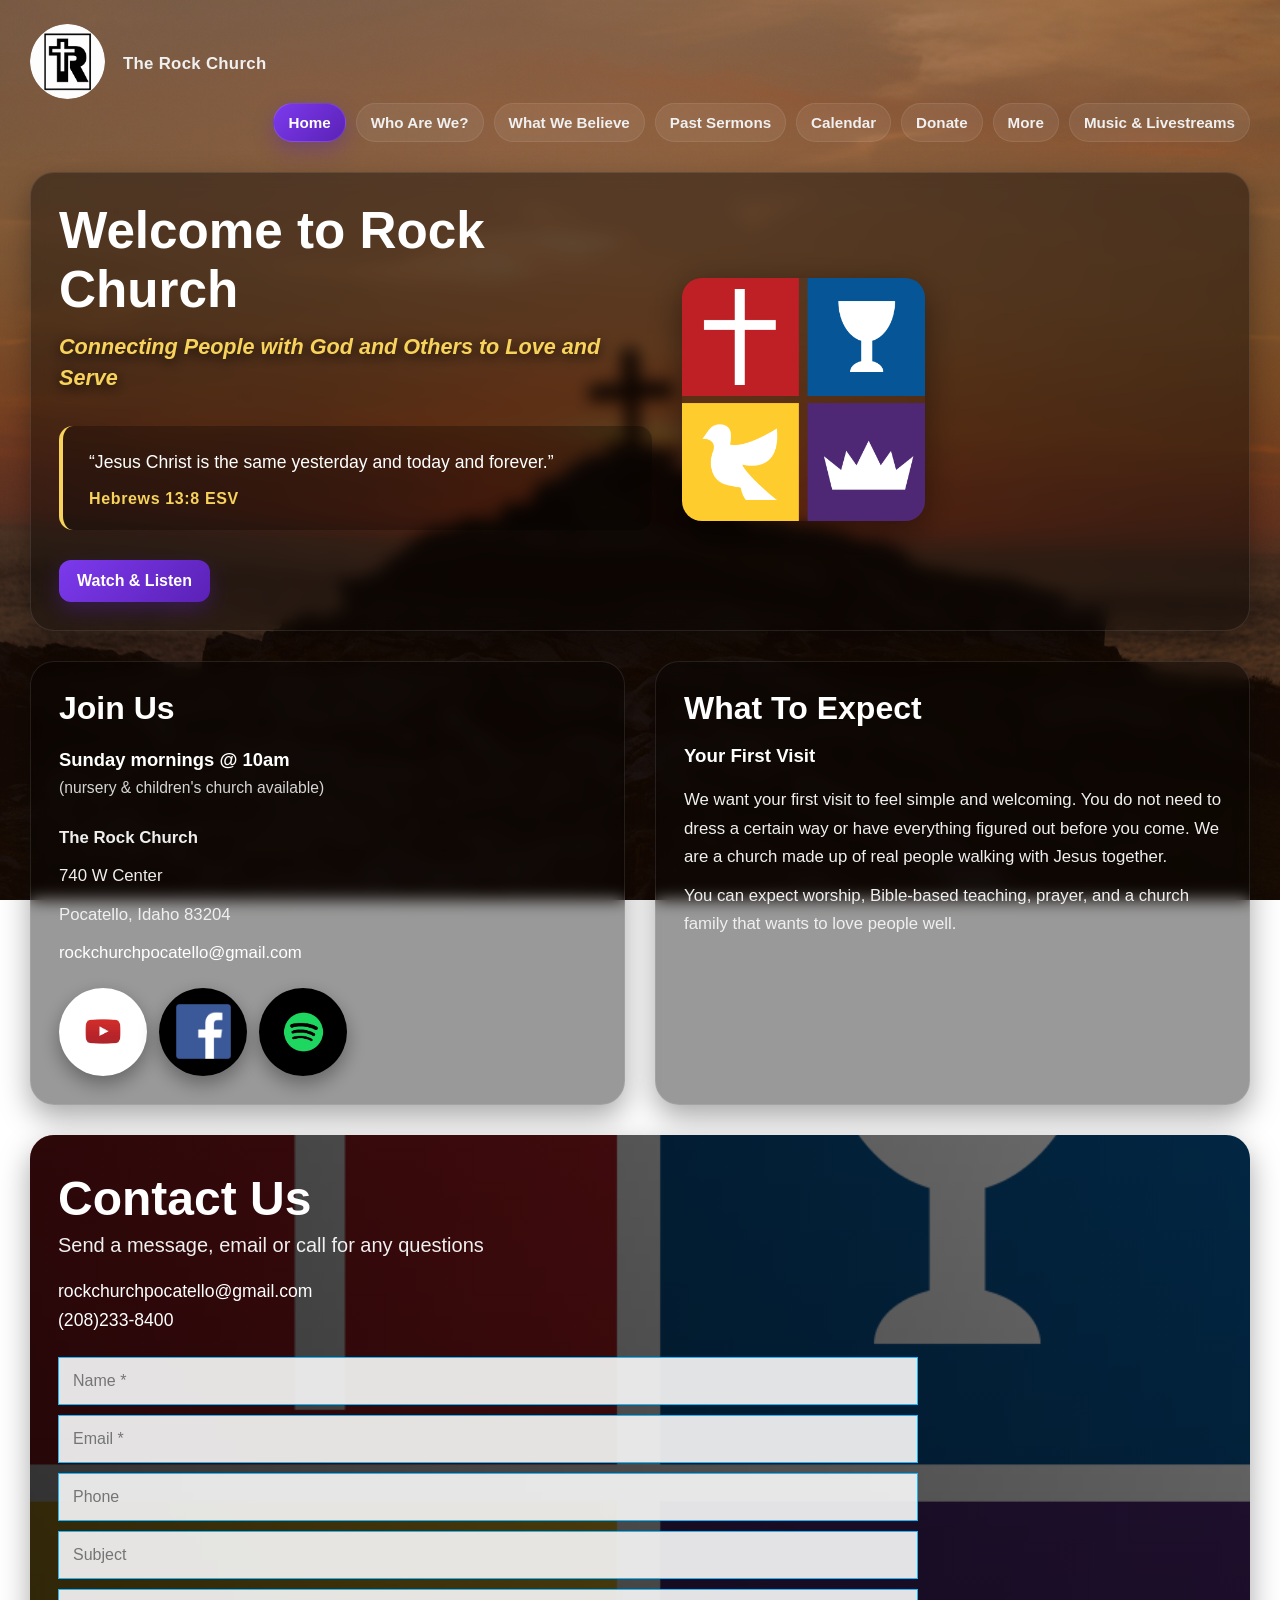
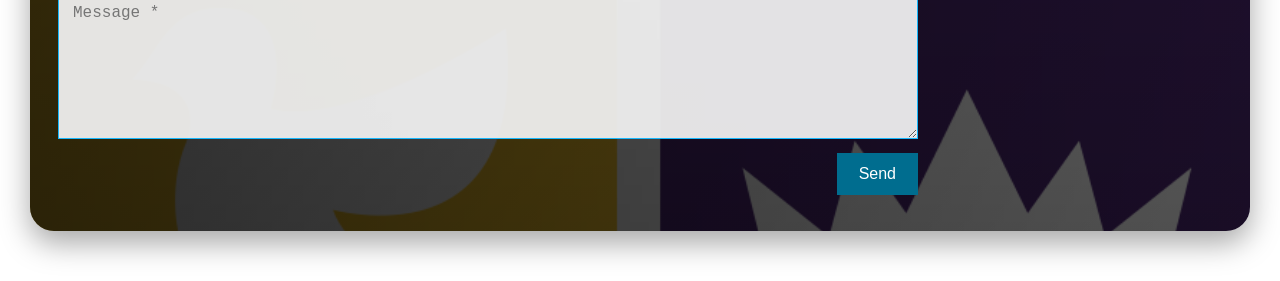
<file: index.html>
<!DOCTYPE html>
<html lang="en">
<head>
    <meta charset="UTF-8">
    <meta name="viewport" content="width=device-width, initial-scale=1.0">
    <title>Rock Church</title>
    <link rel="stylesheet" href="./styles.css">
</head>
<body>

<div class="site-header">
    <div class="header-left">
        <a href="./index.html" class="logo-link">
            <img src="./images/RockLogo.png" class="logo">
        </a>
        <div class="header-text">
            <p>The Rock Church</p>
        </div>
    </div>

        <nav class="top-nav">
            <a href="./index.html" class="nav-link active">Home</a>
            <a href="./pages/whoarewe.html" class="nav-link">Who Are We?</a>
            <a href="./pages/whatwebelieve.html" class="nav-link">What We Believe</a>
            <a href="./pages/pastsermons.html" class="nav-link">Past Sermons</a>
            <a href="./pages/calendar.html" class="nav-link">Calendar</a>
            <a href="./pages/donate.html" class="nav-link">Donate</a>
            <a href="./pages/more.html" class="nav-link">More</a>
            <a href="./pages/rockmusic.html" class="nav-link">Music & Livestreams</a>
            </nav>
        </div>

    <main class="home-main">
<section class="hero-card hero-centered">
    <div class="hero-text">
        <h1>Welcome to Rock Church</h1>

        <p class="church-motto">
            Connecting People with God and Others to Love and Serve
        </p>

        <div class="verse-box">
            <p class="verse-text">
                “Jesus Christ is the same yesterday and today and forever.”
            </p>
            <p class="verse-reference">Hebrews 13:8 ESV</p>
        </div>

        <a href="./pages/rockmusic.html" class="library-button">Watch & Listen</a>
    </div>

    <div class="hero-image-wrap">
        <img src="./images/4square.jpg" alt="Rock Church" class="hero-image">
    </div>
</section>

        <section class="home-grid">
            <div class="info-card join-card">
                <h2>Join Us</h2>
                <p class="join-time">
                    Sunday mornings @ 10am
                    <span>(nursery &amp; children's church available)</span>
                </p>

                <div class="join-details">
                    <p><strong>The Rock Church</strong></p>
                    <p>740 W Center</p>
                    <p>Pocatello, Idaho 83204</p>
                </div>

                <div class="join-contact">
                    <p><a href="mailto:rockchurchpocatello@gmail.com">rockchurchpocatello@gmail.com</a></p>
                </div>

                <div class="social-links">
                    <a href="https://www.youtube.com/@TheRockChurchPocatello" target="_blank" class="social-circle youtube">
                        <img src="./images/youtube.png" alt="YouTube">
                    </a>

                    <a href="https://www.facebook.com/groups/24716673740/" target="_blank" class="social-circle facebook">
                        <img src="./images/facebook.png" alt="Facebook">
                    </a>
                    
                    <a href="https://open.spotify.com/show/57LIei1XO01S9eQPuBYRnl?nd=1&dlsi=6dbf6c4b68cb4faa" target="_blank" class="social-circle spotify">
                        <img src="./images/Spotify.png" alt="Spotify">
                    </a>

                </div>
                
                    </a>
                </div>
            </div>

        <div class="info-card ministry-card">
            <h2>What To Expect</h2>

            <h3>Your First Visit</h3>

            <p>
                We want your first visit to feel simple and welcoming. You do not need to dress
                a certain way or have everything figured out before you come. We are a church
                made up of real people walking with Jesus together.
            </p>

            <p>
                You can expect worship, Bible-based teaching, prayer, and a church family that
                wants to love people well.
            </p>

        </div>
        </section>

        <section class="contact-section">
            <div class="contact-overlay">
                <h2>Contact Us</h2>
                <p class="contact-subtitle">Send a message, email or call for any questions</p>

                <div class="contact-info">
                    <p><a href="mailto:rockchurchpocatello@gmail.com">rockchurchpocatello@gmail.com</a></p>
                    <p><a href="tel:12082338400">(208)233-8400</a></p>
                </div>

                    
                    <form class="contact-form"
                        action="https://formspree.io/f/mqpzeelb"
                        method="POST">

                        <input
                            type="text"
                            name="name"
                            placeholder="Name *"
                            required
                        >

                        <input
                            type="email"
                            name="email"
                            placeholder="Email *"
                            required
                        >

                        <input
                            type="tel"
                            name="phone"
                            placeholder="Phone"
                        >

                        <input
                            type="text"
                            name="subject"
                            placeholder="Subject"
                        >

                        <textarea
                            name="message"
                            placeholder="Message *"
                            required
                        ></textarea>

                        <div class="contact-button-wrap">
                            <button type="submit" class="send-button">Send</button>
                        </div>

                    </form>
                    

            </div>
        </section>
    </main>

</body>
</html>
</file>
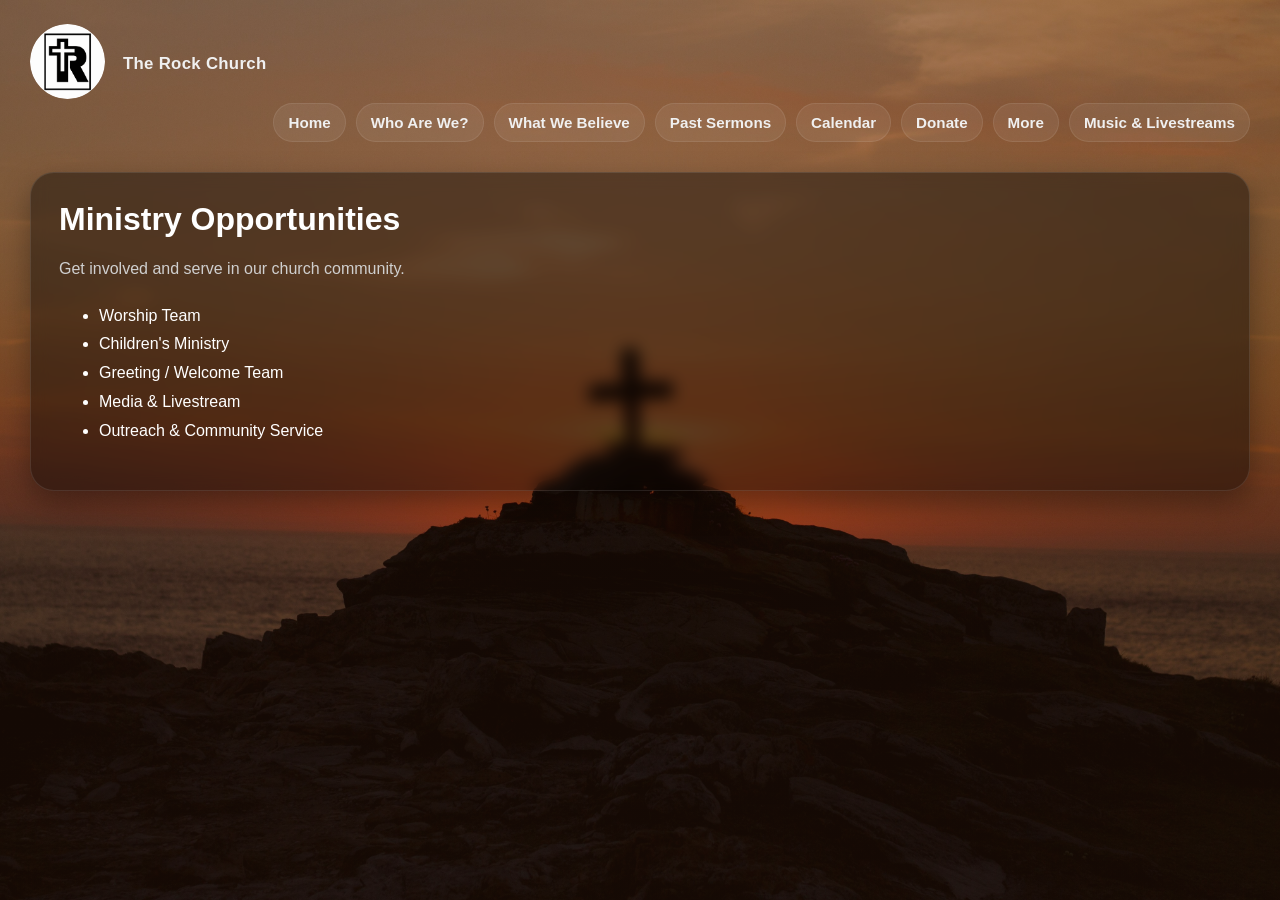
<file: pages/ministry.html>
<!DOCTYPE html>
<html lang="en">
<head>
    <meta charset="UTF-8">
    <meta name="viewport" content="width=device-width, initial-scale=1.0">
    <title>Ministry Opportunities | Rock Church</title>
    <link rel="stylesheet" href="../styles.css">
</head>
<body>

<div class="site-header">
    <div class="header-left">
        <a href="../index.html" class="logo-link">
            <img src="../images/RockLogo.png" class="logo">
        </a>
        <div class="header-text">
            <p>The Rock Church</p>
        </div>
    </div>

       <nav class="top-nav">
            <a href="../index.html" class="nav-link">Home</a>
            <a href="./whoarewe.html" class="nav-link">Who Are We?</a>
            <a href="./whatwebelieve.html" class="nav-link">What We Believe</a>
            <a href="./pastsermons.html" class="nav-link">Past Sermons</a>
            <a href="./calendar.html" class="nav-link">Calendar</a>
            <a href="./donate.html" class="nav-link">Donate</a>
            <a href="./more.html" class="nav-link">More</a>
            <a href="./rockmusic.html" class="nav-link">Music & Livestreams</a>
        </nav>
</div>

<div class="home-main">
    <div class="info-card">
        <h2>Ministry Opportunities</h2>

        <p style="color:#cfcfcf; line-height:1.6;">
            Get involved and serve in our church community.
        </p>

        <ul style="margin-top:20px; line-height:1.8;">
            <li>Worship Team</li>
            <li>Children's Ministry</li>
            <li>Greeting / Welcome Team</li>
            <li>Media & Livestream</li>
            <li>Outreach & Community Service</li>
        </ul>
    </div>
</div>

</body>
</html>
</file>
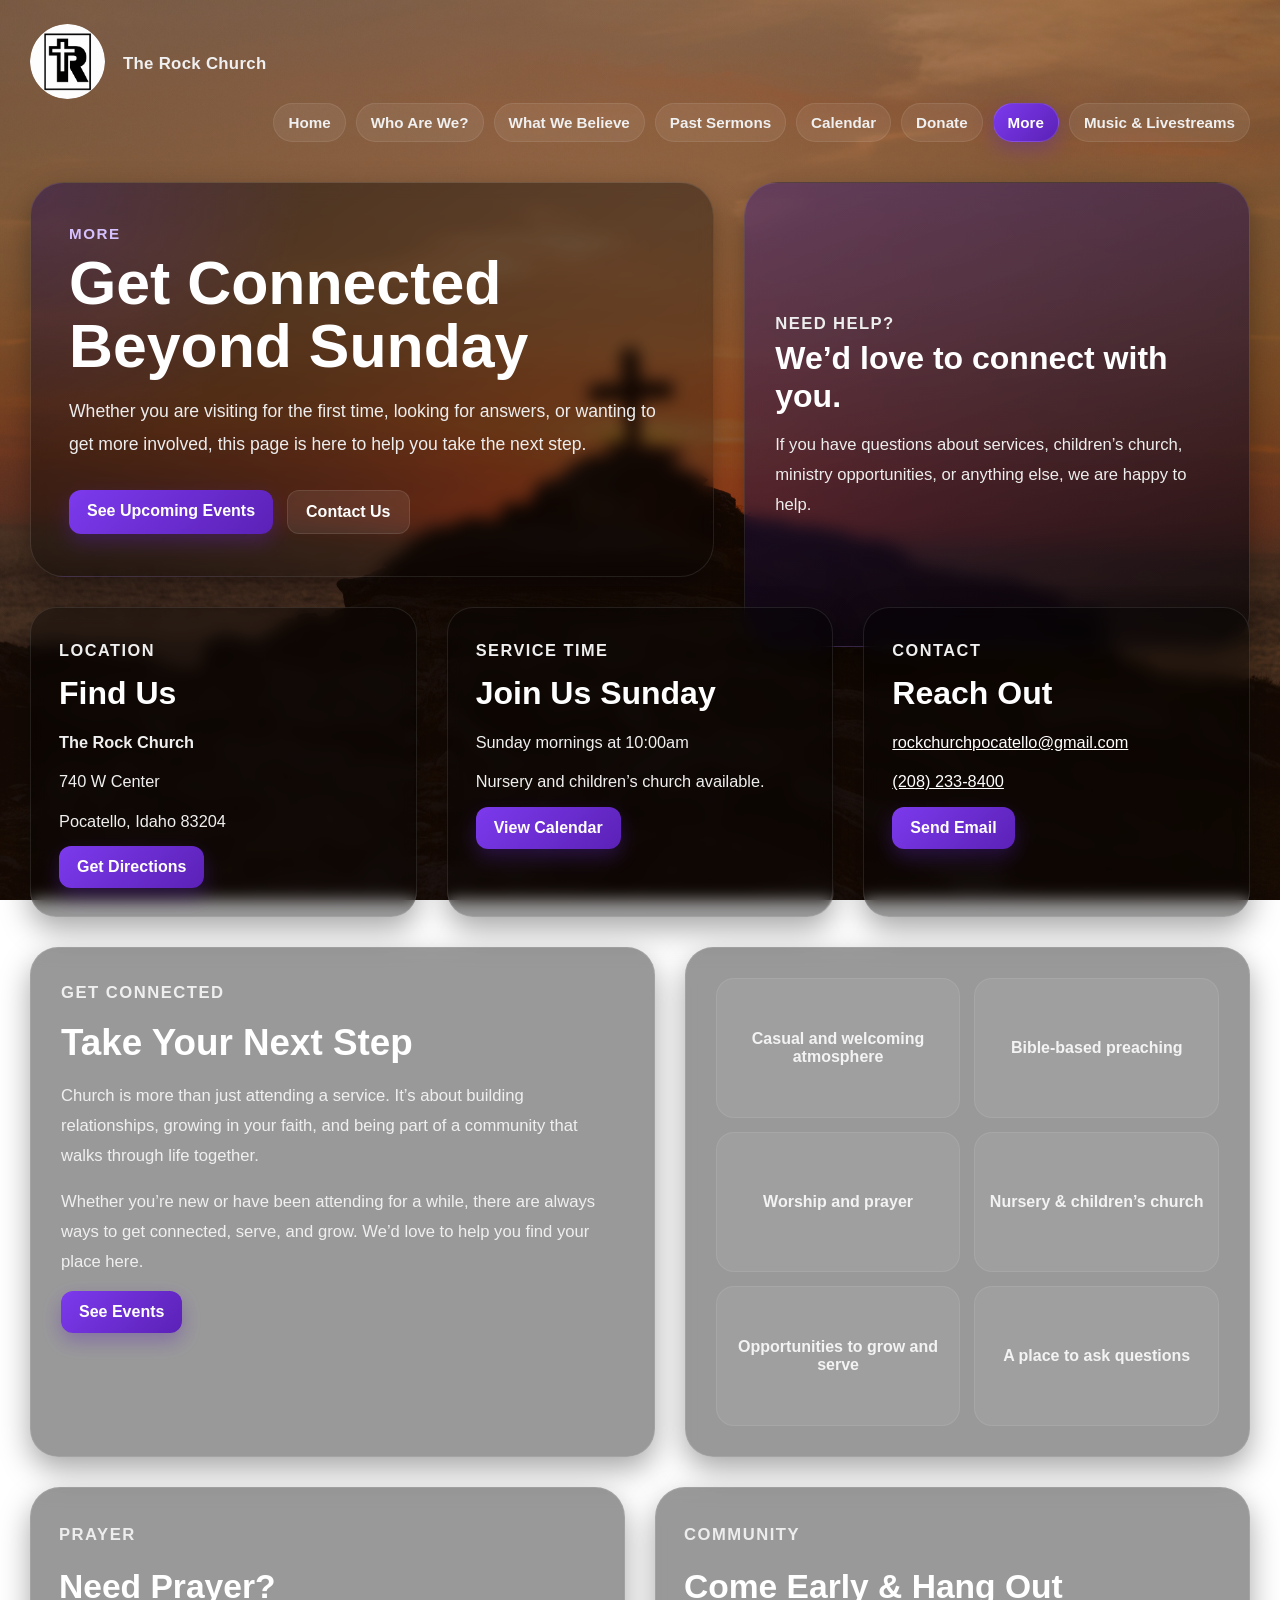
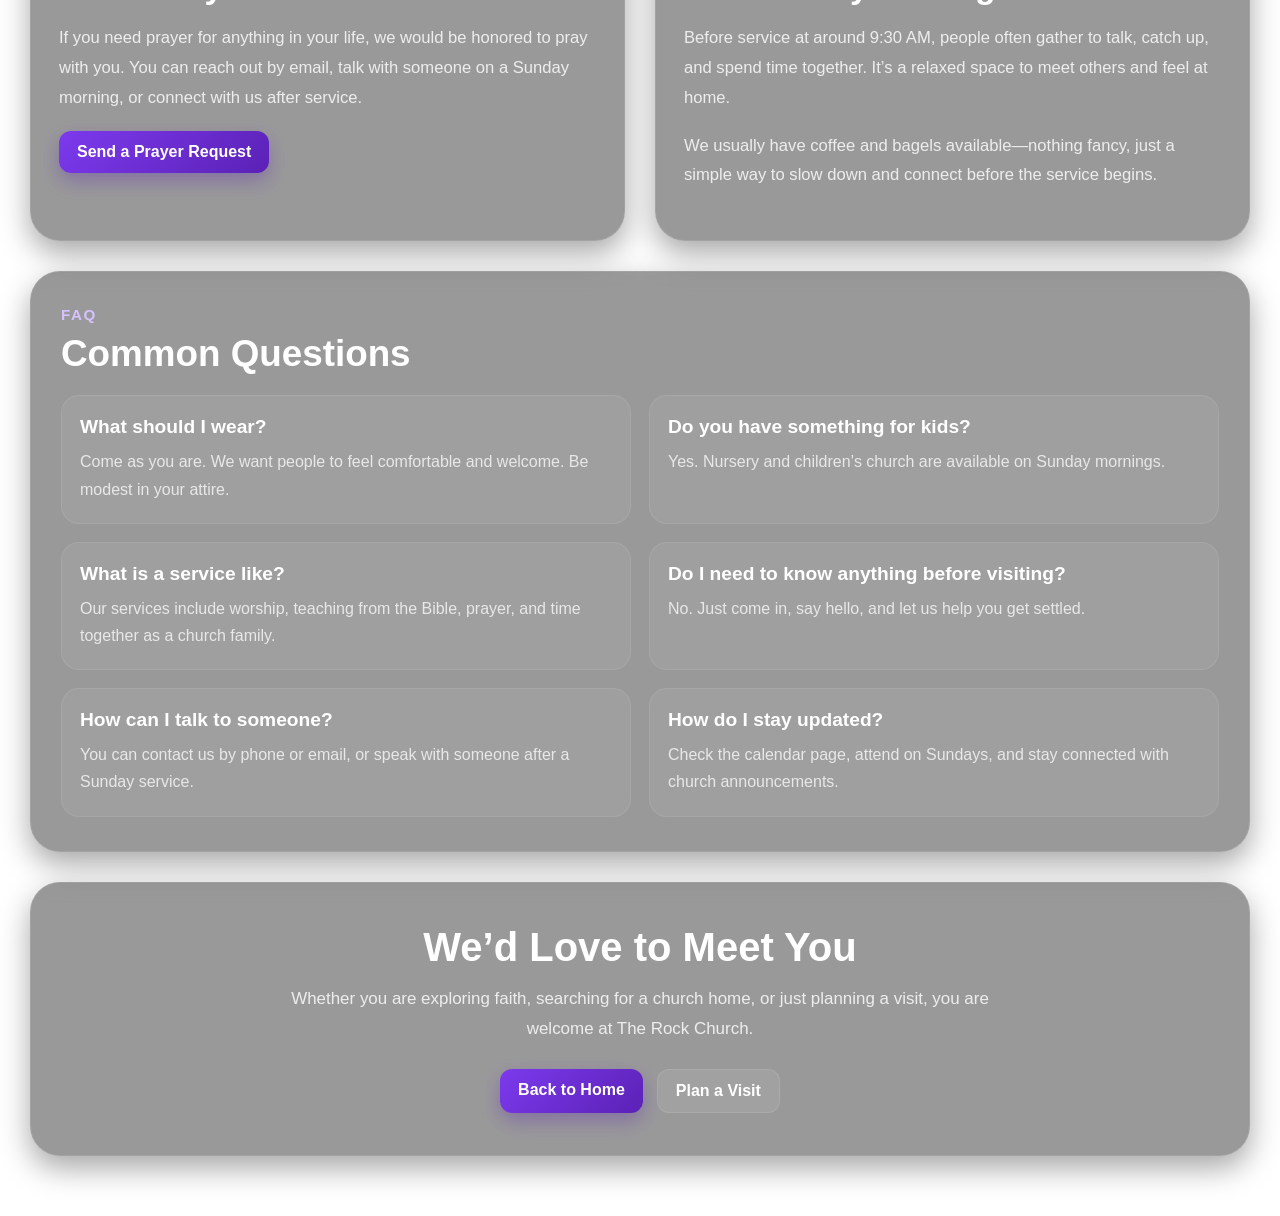
<file: pages/more.html>
<!DOCTYPE html>
<html lang="en">
<head>
    <meta charset="UTF-8">
    <meta name="viewport" content="width=device-width, initial-scale=1.0">
    <title>The Rock Church</title>
    <link rel="stylesheet" href="../styles.css">
</head>
<body>
    <div class="site-header">
        <div class="header-left">
            <a href="../index.html" class="logo-link">
                <img src="../images/RockLogo.png" class="logo" alt="Rock Church Logo">
            </a>

            <div class="header-text">
                <p>The Rock Church</p>
            </div>
        </div>

        <nav class="top-nav">
            <a href="../index.html" class="nav-link">Home</a>
            <a href="./whoarewe.html" class="nav-link">Who Are We?</a>
            <a href="./whatwebelieve.html" class="nav-link">What We Believe</a>
            <a href="./pastsermons.html" class="nav-link">Past Sermons</a>
            <a href="./calendar.html" class="nav-link">Calendar</a>
            <a href="./donate.html" class="nav-link">Donate</a>
            <a href="./more.html" class="nav-link active">More</a>
            <a href="./rockmusic.html" class="nav-link">Music & Livestreams</a>
        </nav>
    </div>

    <main class="more-main">

        <section class="more-hero">
            <div class="more-hero-content">
                <p class="section-kicker">More</p>
                <h1>Get Connected Beyond Sunday</h1>
                <p class="more-lead">
                    Whether you are visiting for the first time, looking for answers, or wanting
                    to get more involved, this page is here to help you take the next step.
                </p>

                <div class="more-hero-buttons">
                    <a href="./calendar.html" class="library-button">See Upcoming Events</a>
                    <a href="mailto:rockchurchpocatello@gmail.com" class="library-button secondary-button">Contact Us</a>
                </div>
            </div>

            <div class="more-hero-side">
                <div class="more-highlight-card">
                    <p class="more-mini-kicker">Need Help?</p>
                    <h2>We’d love to connect with you.</h2>
                    <p>
                        If you have questions about services, children’s church, ministry
                        opportunities, or anything else, we are happy to help.
                    </p>
                </div>
            </div>
        </section>

        <section class="more-quick-grid">
            <div class="more-card">
                <p class="section-kicker">Location</p>
                <h2>Find Us</h2>
                <p><strong>The Rock Church</strong></p>
                <p>740 W Center</p>
                <p>Pocatello, Idaho 83204</p>
                <a href="https://www.google.com/maps/search/?api=1&query=740+W+Center+Pocatello+Idaho+83204"
                target="_blank"
                class="library-button"> Get Directions
                </a>
            </div>

            <div class="more-card">
                <p class="section-kicker">Service Time</p>
                <h2>Join Us Sunday</h2>
                <p>Sunday mornings at 10:00am</p>
                <p>Nursery and children’s church available.</p>
                <a href="./calendar.html" class="library-button">View Calendar</a>
            </div>

            <div class="more-card">
                <p class="section-kicker">Contact</p>
                <h2>Reach Out</h2>
                <p><a href="mailto:rockchurchpocatello@gmail.com">rockchurchpocatello@gmail.com</a></p>
                <p><a href="tel:12082338400">(208) 233-8400</a></p>
                <a href="mailto:rockchurchpocatello@gmail.com" class="library-button">Send Email</a>
            </div>
        </section>

        <section class="more-expect-section">
            <div class="more-expect-text">
                <p class="section-kicker">Get Connected</p>
                <h2>Take Your Next Step</h2>

                <p>
                    Church is more than just attending a service. It’s about building relationships,
                    growing in your faith, and being part of a community that walks through life together.
                </p>

                <p>
                    Whether you’re new or have been attending for a while, there are always ways to
                    get connected, serve, and grow. We’d love to help you find your place here.
                </p>

                <div class="more-connect-buttons">
                    <a href="./calendar.html" class="library-button">See Events</a>
                </div>
            </div>

            <div class="more-expect-points">
                <div class="more-point-card">Casual and welcoming atmosphere</div>
                <div class="more-point-card">Bible-based preaching</div>
                <div class="more-point-card">Worship and prayer</div>
                <div class="more-point-card">Nursery & children’s church</div>
                <div class="more-point-card">Opportunities to grow and serve</div>
                <div class="more-point-card">A place to ask questions</div>
            </div>
        </section>

        <section class="more-connect-grid">
            <div class="more-feature-card">
                <p class="section-kicker">Prayer</p>
                <h2>Need Prayer?</h2>
                <p>
                    If you need prayer for anything in your life, we would be honored to pray with you.
                    You can reach out by email, talk with someone on a Sunday morning, or connect with us after service.
                </p>
                <a href="mailto:rockchurchpocatello@gmail.com?subject=Prayer Request" class="library-button">Send a Prayer Request</a>
            </div>

                    <div class="more-feature-card">
                        <p class="section-kicker">Community</p>
                        <h2>Come Early & Hang Out</h2>
                        <p>
                            Before service at around 9:30 AM, people often gather to talk, catch up, and spend time together.
                            It’s a relaxed space to meet others and feel at home.
                        </p>
                        <p>
                            We usually have coffee and bagels available—nothing fancy, just a simple way
                            to slow down and connect before the service begins.
                        </p>
                    </div>
        </section>

        <section class="more-faq-card">
            <p class="section-kicker">FAQ</p>
            <h2>Common Questions</h2>

            <div class="more-faq-list">
                <div class="more-faq-item">
                    <h3>What should I wear?</h3>
                    <p>Come as you are. We want people to feel comfortable and welcome. Be modest in your attire.</p>
                </div>

                <div class="more-faq-item">
                    <h3>Do you have something for kids?</h3>
                    <p>Yes. Nursery and children’s church are available on Sunday mornings.</p>
                </div>

                <div class="more-faq-item">
                    <h3>What is a service like?</h3>
                    <p>Our services include worship, teaching from the Bible, prayer, and time together as a church family.</p>
                </div>

                <div class="more-faq-item">
                    <h3>Do I need to know anything before visiting?</h3>
                    <p>No. Just come in, say hello, and let us help you get settled.</p>
                </div>

                <div class="more-faq-item">
                    <h3>How can I talk to someone?</h3>
                    <p>You can contact us by phone or email, or speak with someone after a Sunday service.</p>
                </div>

                <div class="more-faq-item">
                    <h3>How do I stay updated?</h3>
                    <p>Check the calendar page, attend on Sundays, and stay connected with church announcements.</p>
                </div>
            </div>
        </section>

        <section class="more-cta">
            <h2>We’d Love to Meet You</h2>
            <p>
                Whether you are exploring faith, searching for a church home, or just planning a visit,
                you are welcome at The Rock Church.
            </p>
            <div class="who-cta-buttons">
                <a href="../index.html" class="library-button">Back to Home</a>
                <a href="./calendar.html" class="library-button secondary-button">Plan a Visit</a>
            </div>
        </section>

    </main>
</body>
</html>
</file>
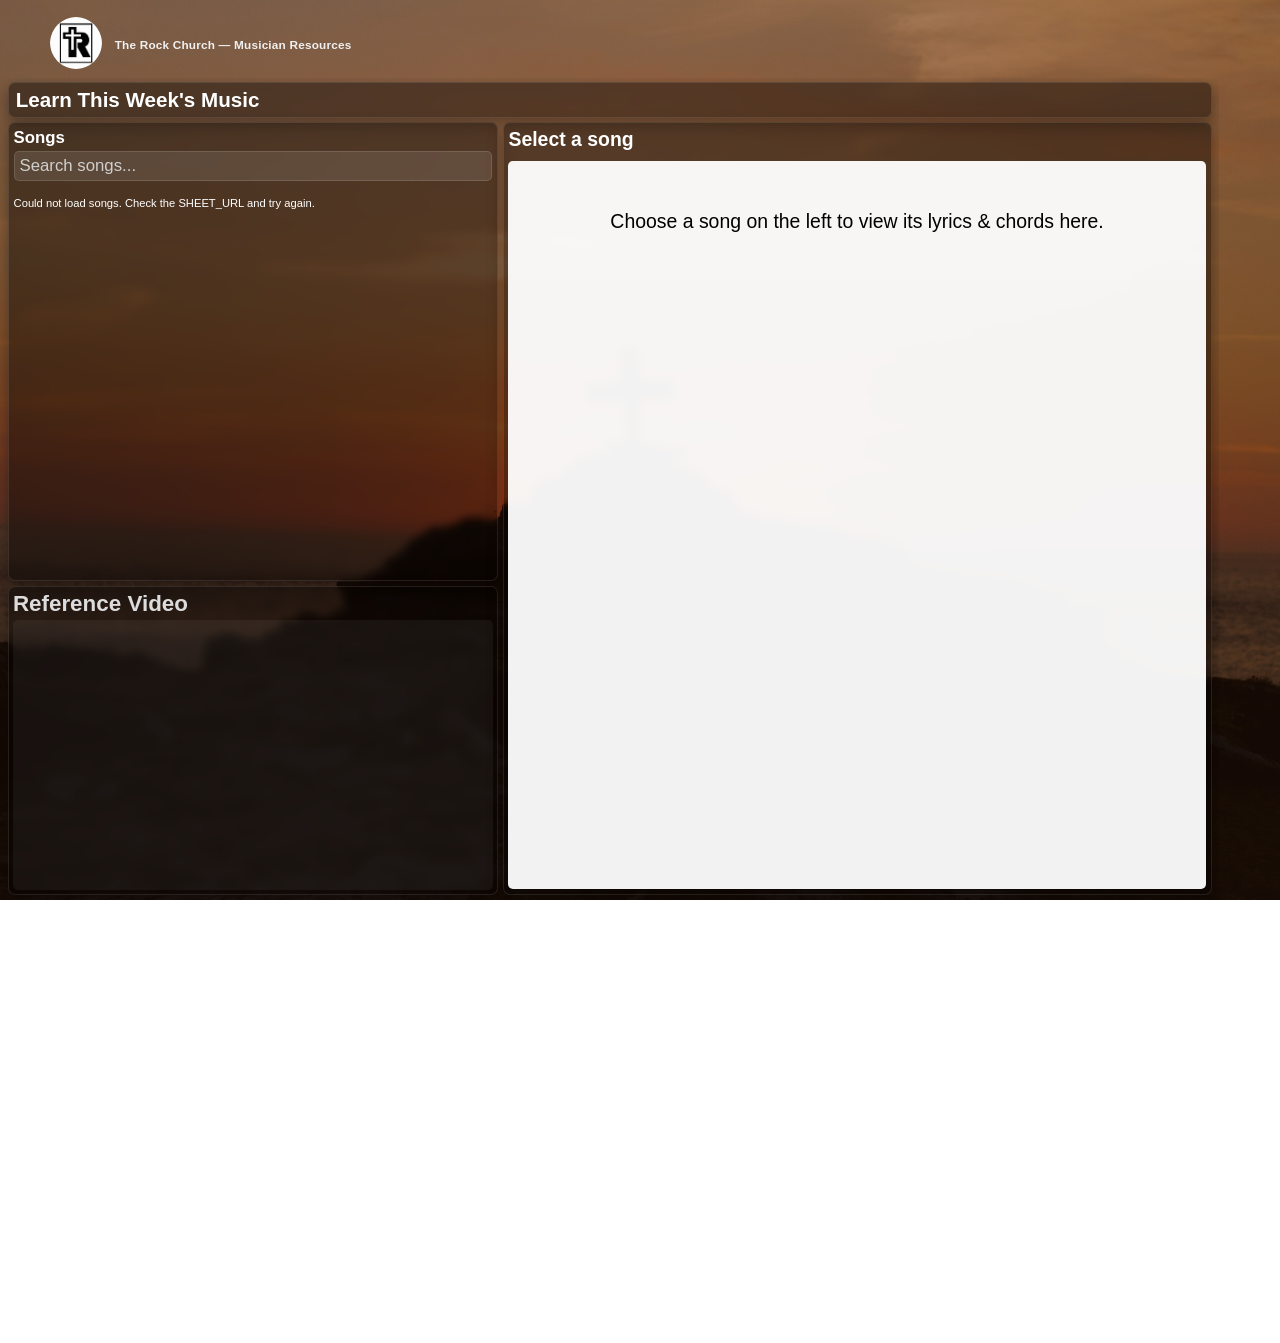
<file: pages/musicians.html>
<!DOCTYPE html>
<html lang="en">
<head>
    <meta charset="UTF-8">
    <meta name="viewport" content="width=device-width, initial-scale=0.67">
    <!-- Keeps this page out of Google's search results even though it's not linked in the nav -->
    <meta name="robots" content="noindex, nofollow">
    <title>Musician Resources | The Rock Church</title>
    <link rel="stylesheet" href="../styles.css">

    <style>
        /* ---------- Compact musician-resource layout ---------- */

        html, body {
            height: 100%;
            margin: 0;
            overflow: hidden;
        }

        .msc-main {
            max-width: 1800px;
            width: 100%;
            margin: 0 auto;
            padding: 6px 11px 7px;
            box-sizing: border-box;
            display: flex;
            flex-direction: column;
            overflow: hidden;
        }

        .msc-topbar {
            display: flex;
            justify-content: space-between;
            align-items: center;
            margin-bottom: 6px;
        }

        .msc-topbar a {
            color: #e0d4ff;
            text-decoration: none;
            font-weight: 600;
            font-size: 0.67rem;
        }

        .msc-topbar a:hover {
            text-decoration: underline;
        }

        .msc-hero {
            background: rgba(0, 0, 0, 0.40);
            border: 1px solid rgba(255, 255, 255, 0.10);
            border-radius: 10px;
            padding: 6px 10px;
            margin-bottom: 6px;
            backdrop-filter: blur(6px);
            box-shadow: 0 8px 21px rgba(0, 0, 0, 0.35);
        }

        .msc-hero h1 {
            margin: 0 0 1px;
            font-size: 1.84rem;
        }

        .msc-hero p {
            margin: 0;
            color: #efefef;
            line-height: 1.2;
            font-size: 0.55rem;
        }

        .msc-layout {
            display: grid;
            grid-template-columns: 700px minmax(0, 1fr);
            grid-template-rows: minmax(0, 1fr);
            gap: 7px;
            align-items: stretch;
            flex: 1;
            min-height: 0;
        }

        .msc-left {
            display: flex;
            flex-direction: column;
            gap: 7px;
            min-height: 0;
        }

        .msc-list-card {
            background: rgba(0, 0, 0, 0.42);
            border: 1px solid rgba(255, 255, 255, 0.10);
            border-radius: 10px;
            padding: 7px;
            flex: 3 1 0;
            min-height: 0;
            display: flex;
            flex-direction: column;
            box-shadow: 0 8px 21px rgba(0, 0, 0, 0.35);
            backdrop-filter: blur(6px);
        }

        .msc-list-card h2 {
            margin-top: 0;
            margin-bottom: 1px;
            font-size: 1.5rem;
        }

        .msc-search {
            width: 100%;
            box-sizing: border-box;
            padding: 6px 7px;
            margin: 4px 0 6px;
            border-radius: 7px;
            border: 1px solid rgba(255, 255, 255, 0.12);
            background: rgba(255, 255, 255, 0.10);
            color: white;
            font-size: 1.5rem;
            outline: none;
        }

        .msc-search::placeholder {
            color: #cfcfcf;
        }

        .msc-song-list {
            flex: 1;
            min-height: 56px;
            overflow-y: auto;
            display: flex;
            flex-direction: column;
            gap: 4px;
            padding-right: 3px;
        }

        .msc-song {
            width: 100%;
            text-align: left;
            border: 1px solid rgba(255, 255, 255, 0.08);
            background: rgba(255, 255, 255, 0.06);
            color: white;
            border-radius: 7px;
            padding: 6px 7px;
            cursor: pointer;
            display: flex;
            flex-direction: column;
            gap: 2px;
            transition: background 0.2s ease, transform 0.2s ease;
        }

        .msc-song:hover {
            background: rgba(255, 255, 255, 0.12);
            transform: translateY(-1px);
        }

        .msc-song.active {
            background: linear-gradient(135deg, #7c3aed, #5b21b6);
        }

        .msc-song .song-name {
            font-weight: 700;
            font-size: 1.5rem;
        }

        .msc-song .song-sub {
            font-size: 1rem;
            color: #d8d8d8;
        }

        .msc-chart-card {
            background: rgba(0, 0, 0, 0.40);
            border: 1px solid rgba(255, 255, 255, 0.10);
            border-radius: 10px;
            padding: 7px;
            min-height: 0;
            display: flex;
            flex-direction: column;
            backdrop-filter: blur(6px);
            box-shadow: 0 8px 21px rgba(0, 0, 0, 0.35);
        }

        .msc-video-card {
            background: rgba(0, 0, 0, 0.42);
            border: 1px solid rgba(255, 255, 255, 0.10);
            border-radius: 10px;
            padding: 6px;
            backdrop-filter: blur(6px);
            box-shadow: 0 8px 21px rgba(0, 0, 0, 0.35);
            flex: 2 1 0;
            min-height: 0;
            display: flex;
            flex-direction: column;
        }

        .msc-video-card h3 {
            margin-top: 0;
            margin-bottom: 4px;
            font-size: 0.7rem;
            color: #dcdcdc;
            flex-shrink: 0;
            font-size: 2.0rem;
        }

        .msc-video-wrap {
            position: relative;
            width: 100%;
            flex: 1;
            min-height: 0;
            border-radius: 7px;
            overflow: hidden;
            background: rgba(255, 255, 255, 0.05);
        }

        .msc-chart-header {
            display: flex;
            justify-content: space-between;
            align-items: flex-start;
            flex-wrap: wrap;
            gap: 4px;
            margin-bottom: 4px;
        }

        .msc-chart-header h2 {
            margin: 0 0 3px;
            font-size: 1.735rem;
        }

        .msc-chart-header .song-sub {
            color: #d6d6d6;
            font-size: 0.665rem;
        }

        .msc-open-btn {
            font-size: 0.595rem;
            padding: 5px 8px;
        }

        .msc-chart-frame-wrap {
            position: relative;
            width: 100%;
            min-height: 0;
            height: 100%;
            flex: 1;
            border-radius: 7px;
            overflow: hidden;
            background: rgba(255, 255, 255, 0.95);
        }

        .msc-chart-frame-wrap iframe {
            width: 100%;
            height: 100%;
            min-height: 0;
            border: none;
            display: block;
        }

        .msc-chart-frame-wrap img {
            width: 100%;
            height: 100%;
            min-height: 0;
            border: none;
            display: block;
            object-fit: contain;
        }

        .msc-chart-placeholder {
            min-height: 0;
            height: 10%;
            display: flex;
            align-items: center;
            justify-content: center;
            text-align: center;
            color: #000000;
            padding: 34px;
            background: rgba(255, 255, 255, 0.05);
            border-radius: 21px;
            font-size: 1.735rem;
        }

        .msc-video-wrap iframe {
            position: absolute;
            inset: 0;
            width: 100%;
            height: 100%;
            border: none;
        }

        @media (max-width: 200px) {
            html, body { overflow: auto; }

            .msc-main { flex: none; overflow: visible; }

            .msc-layout {
                grid-template-columns: 1fr;
                grid-template-rows: none;
            }

            .msc-list-card,
            .msc-video-card {
                flex: none;
            }

            .msc-video-wrap {
                min-height: 140px;
            }

            .msc-song-list {
                max-height: 224px;
            }

            .msc-chart-frame-wrap,
            .msc-chart-frame-wrap iframe,
            .msc-chart-frame-wrap img,
            .msc-chart-placeholder {
                min-height: 420px;
            }
        }

        @media (min-width: 1001px) {
            body { overflow: hidden; }
        }

        #musicianContent {
    zoom: 0.70;
    width: 95.25%;
    height: 149.25%;
}
    </style>
</head>
<body>

    <div id="musicianContent">

        <div class="site-header">
            <div class="header-left">
                <a href="../index.html" class="logo-link">
                    <img src="../images/RockLogo.png" class="logo" alt="Rock Church Logo">
                </a>
                <div class="header-text">
                    <p>The Rock Church — Musician Resources</p>
                </div>
            </div>
        </div>

        <main class="msc-main">



            <section class="msc-hero">
                <h1>Learn This Week's Music</h1>
            </section>

            <section class="msc-layout">

                <div class="msc-left">

                    <div class="msc-list-card">
                        <h2>Songs</h2>
                        <input type="text" id="mscSearch" class="msc-search" placeholder="Search songs...">

                        <div class="msc-song-list" id="mscSongList">
                            <p>Loading songs...</p>
                        </div>
                    </div>

                    <div class="msc-video-card">
                        <h3>Reference Video</h3>
                        <div class="msc-video-wrap">
                            <iframe id="mscVideoPlayer" src="" allow="autoplay; encrypted-media; picture-in-picture" allowfullscreen></iframe>
                        </div>
                    </div>

                </div>

                <div class="msc-chart-card">
                    <div class="msc-chart-header">
                        <div>
                            <h2 id="mscChartTitle">Select a song</h2>
                            <p class="song-sub" id="mscChartMeta"></p>
                        </div>
                        <a id="mscOpenChart" class="library-button msc-open-btn" href="#" target="_blank" style="display:none;">
                            Open Full Size
                        </a>
                    </div>

                    <div id="mscChartFrameWrap" class="msc-chart-frame-wrap">
                        <div class="msc-chart-placeholder">
                            Choose a song on the left to view its lyrics &amp; chords here.
                        </div>
                    </div>
                </div>

            </section>

        </main>
    </div>

    <script>
        // The header may be a normal in-flow element or a fixed/sticky bar
        // from the site-wide stylesheet — we can't know which from here, so
        // measure it for real instead of guessing a height in CSS.
        (function () {
            var header = document.querySelector('.site-header');
            var main = document.querySelector('.msc-main');
            if (!header || !main) return;

            function fit() {
                if (window.innerWidth <= 1000) {
                    // Mobile layout stacks and scrolls on purpose — undo any inline sizing.
                    main.style.height = '';
                    main.style.marginTop = '';
                    return;
                }

                var headerHeight = header.offsetHeight;
                var position = window.getComputedStyle(header).position;
                var outOfFlow = (position === 'fixed' || position === 'absolute');

                // If the header is taken out of normal flow, main would otherwise
                // start at the very top of the page and get covered by it.
                main.style.marginTop = outOfFlow ? headerHeight + 'px' : '0px';
                const zoom = parseFloat(
    getComputedStyle(document.getElementById('musicianContent')).zoom
) || 1;

main.style.height =
    ((window.innerHeight / zoom) - header.offsetHeight) + 'px';
            }

            fit();
            window.addEventListener('resize', fit);
            window.addEventListener('load', fit);
            // Logo/webfonts can shift the header's height slightly after first paint.
            setTimeout(fit, 300);
        })();
    </script>

    <script>
        /* =========================================================
           SONG DATA
           Same pattern as songlibrary.html / rockmusic.html: a Google
           Sheet published to the web as CSV.

           TODO: Replace SHEET_URL below with your real published CSV link.
           File > Share > Publish to web > pick the tab > CSV.

           Your sheet needs these column headers (any capitalization is fine):
             title      - song title
             artist     - artist/writer
             key        - the key you play it in (optional)
             youtubeId  - YouTube video ID for the reference video
             chartUrl   - link to the chord chart (PDF, Google Doc,
                          Google Drive file, or image). Works with:
                            - a Google Drive "share" link
                            - a direct link to a .pdf, .jpg, or .png
                            - a Google Docs "share" link
             active     - "no" to hide a song, blank/anything else to show it
        ========================================================= */

        const SHEET_URL = "https://docs.google.com/spreadsheets/d/e/2PACX-1vRoeVrWExyazLI1ZRrHR35wAvmCQ1uEKj1dyRneeylYnZ7Yg2DyxzVGgLp_xdomZ00_6pMMCcZG7zip/pub?gid=0&single=true&output=csv";

        let allSongs = [];

        const songListEl = document.getElementById("mscSongList");
        const searchEl = document.getElementById("mscSearch");
        const chartTitleEl = document.getElementById("mscChartTitle");
        const chartMetaEl = document.getElementById("mscChartMeta");
        const chartFrameWrap = document.getElementById("mscChartFrameWrap");
        const openChartLink = document.getElementById("mscOpenChart");
        const videoPlayer = document.getElementById("mscVideoPlayer");

        // Splits one CSV line on commas, but ignores commas that are inside
        // "quoted fields" (Google Sheets quotes any value containing a comma).
        function splitCSVLine(line) {
            const result = [];
            let current = "";
            let inQuotes = false;

            for (let i = 0; i < line.length; i++) {
                const char = line[i];

                if (char === '"') {
                    if (inQuotes && line[i + 1] === '"') {
                        current += '"';
                        i++;
                    } else {
                        inQuotes = !inQuotes;
                    }
                } else if (char === "," && !inQuotes) {
                    result.push(current);
                    current = "";
                } else {
                    current += char;
                }
            }

            result.push(current);
            return result;
        }

        function parseCSV(text) {
            const rows = text.trim().split(/\r?\n/).map(splitCSVLine);

            // Lowercased so "chartUrl", "ChartUrl", "CHARTURL" all match the same field.
            const headers = rows.shift().map(h => h.trim().toLowerCase());

            return rows.map(row => {
                const item = {};
                headers.forEach((header, index) => {
                    item[header] = row[index] ? row[index].trim() : "";
                });
                return item;
            });
        }

        // Turns a Google Drive/Docs share link into an embeddable preview link.
        // Leaves direct file links (pdf/jpg/png) and anything else alone.
        function toEmbeddableChartUrl(url) {
            if (!url) return { type: "none", url: "" };

            const lower = url.toLowerCase();

            if (lower.endsWith(".pdf")) {
                return { type: "pdf", url: `${url}#toolbar=0&view=FitH` };
            }
            if (lower.endsWith(".jpg") || lower.endsWith(".jpeg") || lower.endsWith(".png")) {
                return { type: "image", url };
            }

            // Google Drive file link: .../file/d/FILE_ID/view -> /preview
            // This is Google's own current, supported embed format. Direct
            // hotlinks (uc?export=view/download) are blocked by Google now
            // (CORS + their 2024 third-party-cookie changes), which is why
            // that approach failed to load. /preview still works.
            const driveMatch = url.match(/drive\.google\.com\/file\/d\/([^/]+)/);
            if (driveMatch) {
                return { type: "pdf", url: `https://drive.google.com/file/d/${driveMatch[1]}/preview` };
            }

            // Google Docs link: switch to /preview
            if (lower.includes("docs.google.com")) {
                const cleanUrl = url.split("?")[0].replace(/\/edit$/, "");
                return { type: "pdf", url: `${cleanUrl}/preview` };
            }

            // Fallback: just try to embed whatever was given
            return { type: "pdf", url };
        }

        function renderChart(song) {
            chartTitleEl.textContent = song.title;
            chartMetaEl.textContent = [song.artist, song.key ? `Key of ${song.key}` : ""]
                .filter(Boolean).join(" • ");

            const chart = toEmbeddableChartUrl(song.charturl);

            if (chart.type === "none") {
                chartFrameWrap.innerHTML = `<div class="msc-chart-placeholder">No chord chart linked for this song yet.</div>`;
                openChartLink.style.display = "none";
                return;
            }

            if (chart.type === "image") {
                chartFrameWrap.innerHTML = `<img src="${chart.url}" alt="${song.title} chord chart">`;
            } else {
                chartFrameWrap.innerHTML = `<iframe src="${chart.url}"></iframe>`;
            }

            openChartLink.href = song.charturl;
            openChartLink.style.display = "inline-block";
        }

        function playVideo(song) {
            if (song.youtubeid) {
                videoPlayer.src = `https://www.youtube.com/embed/${song.youtubeid}`;
            } else {
                videoPlayer.src = "";
            }
        }

        function renderSongList(songs) {
            songListEl.innerHTML = "";

            const visible = songs.filter(song => song.active && song.active.toLowerCase() !== "no");

            if (visible.length === 0) {
                songListEl.innerHTML = "<p>No songs found.</p>";
                return;
            }

            visible.forEach(song => {
                const btn = document.createElement("button");
                btn.className = "msc-song";
                btn.innerHTML = `
                    <span class="song-name">${song.title}</span>
                    <span class="song-sub">${song.artist}</span>
                `;

                btn.addEventListener("click", () => {
                    document.querySelectorAll(".msc-song").forEach(s => s.classList.remove("active"));
                    btn.classList.add("active");
                    renderChart(song);
                    playVideo(song);
                });

                songListEl.appendChild(btn);
            });
        }

        function loadSongs() {
            if (!SHEET_URL || SHEET_URL.indexOf("PASTE_YOUR") === 0) {
                songListEl.innerHTML = "<p>No song sheet connected yet.</p>";
                return;
            }

            // Cache-busting param so browsers/CDNs don't serve a stale copy of the sheet.
            const fetchUrl = SHEET_URL + (SHEET_URL.includes("?") ? "&" : "?") + "_=" + Date.now();

            fetch(fetchUrl)
                .then(res => res.text())
                .then(text => {
                    allSongs = parseCSV(text);
                    console.log("Loaded songs from sheet:", allSongs);
                    renderSongList(allSongs);
                })
                .catch(err => {
                    console.error("Could not load the song sheet:", err);
                    songListEl.innerHTML = "<p>Could not load songs. Check the SHEET_URL and try again.</p>";
                });
        }

        searchEl.addEventListener("input", () => {
            const q = searchEl.value.toLowerCase();
            const filtered = allSongs.filter(song =>
                song.title.toLowerCase().includes(q) ||
                song.artist.toLowerCase().includes(q)
            );
            renderSongList(filtered);
        });

        loadSongs();
    </script>

</body>
</html>
</file>
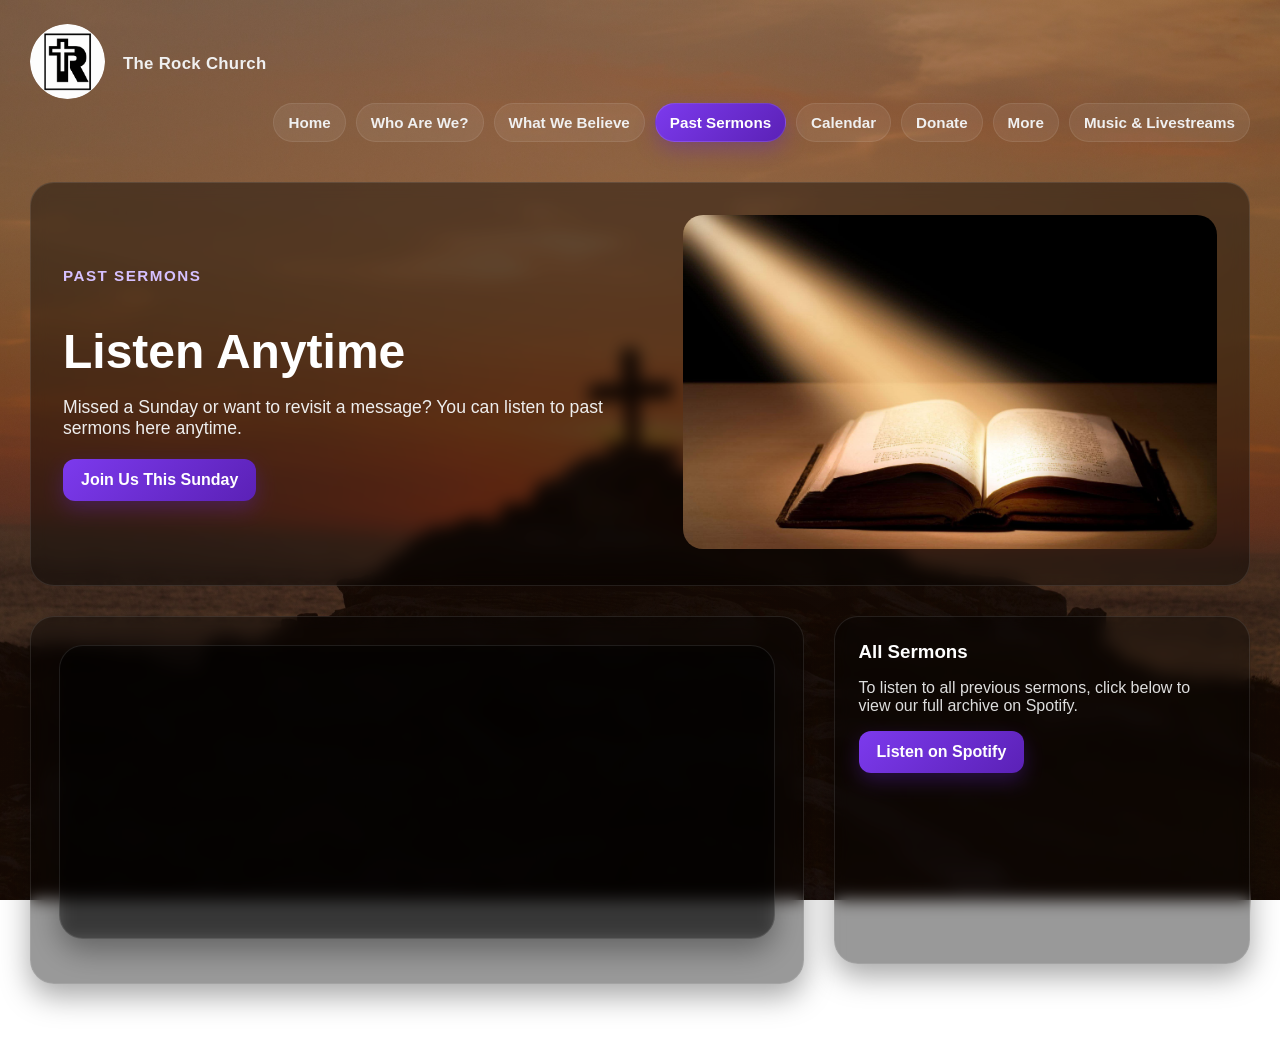
<file: pages/pastsermons.html>
<!DOCTYPE html>
<html lang="en">
<head>
    <meta charset="UTF-8">
    <meta name="viewport" content="width=device-width, initial-scale=1.0">
    <title>The Rock Church</title>
    <link rel="stylesheet" href="../styles.css">
</head>
<body>
    <div class="site-header">
        <div class="header-left">
            <a href="../index.html" class="logo-link">
                <img src="../images/RockLogo.png" class="logo" alt="Rock Church Logo">
            </a>

            <div class="header-text">
                <p>The Rock Church</p>
            </div>
        </div>

        <nav class="top-nav">
            <a href="../index.html" class="nav-link">Home</a>
            <a href="./whoarewe.html" class="nav-link">Who Are We?</a>
            <a href="./whatwebelieve.html" class="nav-link">What We Believe</a>
            <a href="./pastsermons.html" class="nav-link active">Past Sermons</a>
            <a href="./calendar.html" class="nav-link">Calendar</a>
            <a href="./donate.html" class="nav-link">Donate</a>
            <a href="./more.html" class="nav-link">More</a>
            <a href="./rockmusic.html" class="nav-link">Music & Livestreams</a>
        </nav>
    </div>

    <main class="sermon-main">

        <section class="sermon-hero">
            <div class="sermon-hero-text">
                <p class="section-kicker">Past Sermons</p>
                <h1>Listen Anytime</h1>
                <p class="sermon-lead">
                    Missed a Sunday or want to revisit a message? You can listen to past sermons here anytime.
                </p>
                <a href="./calendar.html" class="library-button">Join Us This Sunday</a>
            </div>

            <div class="sermon-hero-image-wrap">
                <img src="../images/pry.jpg" alt="Church worship service" class="sermon-hero-image">
            </div>
        </section>

        <section class="sermon-layout">

            <!-- ✅ ADDED BOX -->
            <div class="sermon-link-card">
                <h3>All Sermons</h3>
                <p>
                    To listen to all previous sermons, click below to view our full archive on Spotify.
                </p>

                <a href="https://open.spotify.com/show/57LIei1XO01S9eQPuBYRnl?si=W-ElMclERwu6aXkgfMC1cQ"
                   target="_blank"
                   class="library-button">
                    Listen on Spotify
                </a>
            </div>

            <!-- EXISTING PLAYER (unchanged) -->
            <div class="sermon-player-card">
               <div class="sermon-player-card" id="sermonCard">
    <h2 id="sermonTitle"></h2>
    <p class="sermon-meta" id="sermonMeta"></p>

    <iframe
        id="sermonPlayer"
        style="border-radius:12px"
        src=""
        width="100%"
        height="200"
        frameBorder="0"
        allow="autoplay; clipboard-write; encrypted-media; fullscreen; picture-in-picture">
    </iframe>

    <p class="sermon-description" id="sermonDescription"></p>
</div>
                </p>
            </div>

        </section>

    </main>


<script>
const SERMON_SHEET = "https://docs.google.com/spreadsheets/d/e/2PACX-1vRoeVrWExyazLI1ZRrHR35wAvmCQ1uEKj1dyRneeylYnZ7Yg2DyxzVGgLp_xdomZ00_6pMMCcZG7zip/pub?gid=613171596&single=true&output=csv";

function parseCSV(text) {
    const rows = text.trim().split(/\r?\n/).map(row => row.split(","));
    const headers = rows.shift().map(h => h.trim());

    return rows.map(row => {
        const item = {};
        headers.forEach((header, index) => {
            item[header] = row[index] ? row[index].trim() : "";
        });
        return item;
    });
}

function toSpotifyEmbed(url) {
    if (!url) return "";
    if (url.includes("/embed/")) return url;
    return url.replace("open.spotify.com/", "open.spotify.com/embed/");
}

fetch(SERMON_SHEET)
    .then(res => res.text())
    .then(text => {
        const sermons = parseCSV(text);

        if (sermons.length === 0) return;

        const latest = sermons[0];

        document.getElementById("sermonTitle").textContent = latest.title;
        document.getElementById("sermonMeta").textContent =
            `${latest.speaker} • ${latest.date}`;
        document.getElementById("sermonPlayer").src = toSpotifyEmbed(latest.spotifyEmbed);
        document.getElementById("sermonDescription").textContent = latest.description;
    })
    .catch(err => console.error(err));
</script>


</body>
</html>
</file>
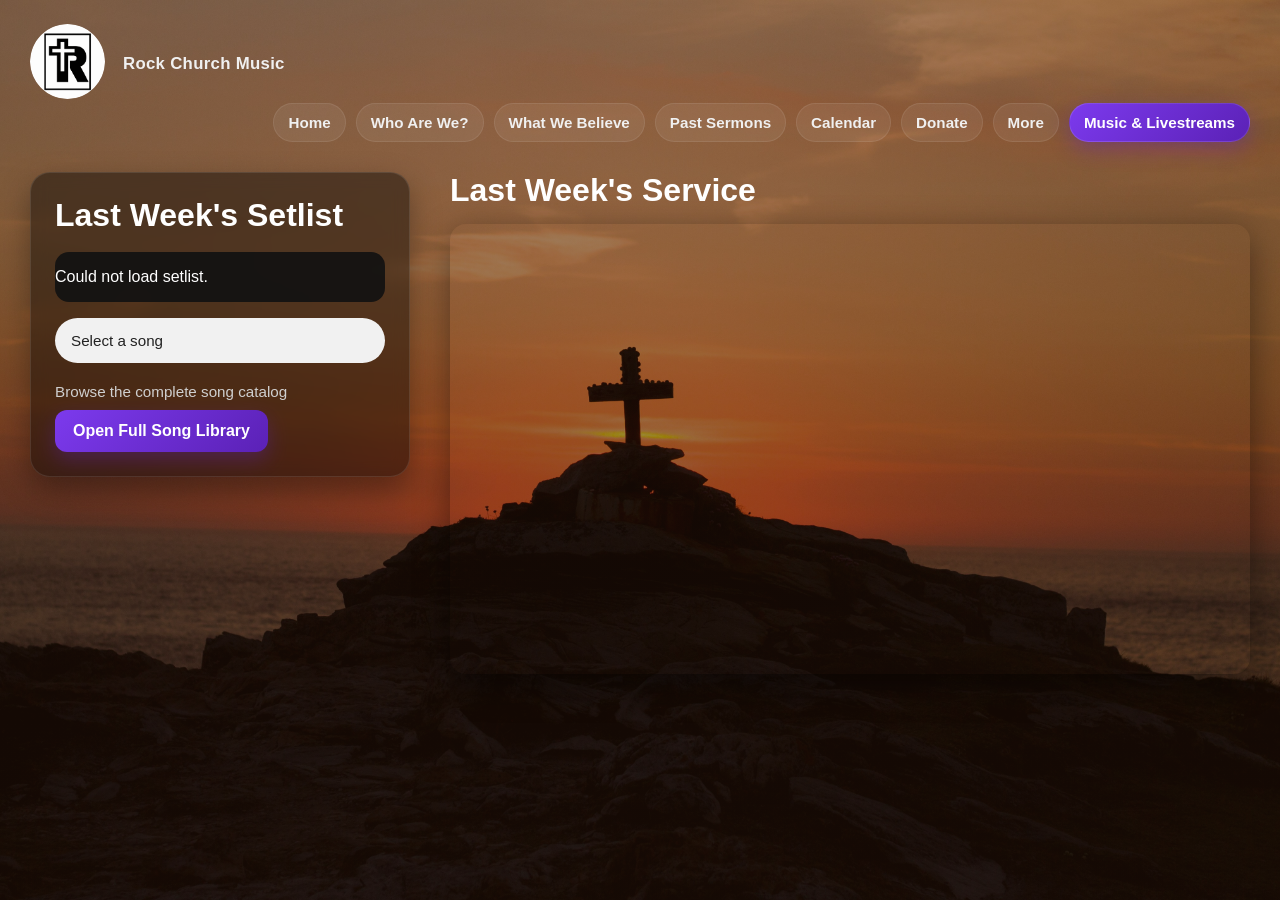
<file: pages/rockmusic.html>
<!DOCTYPE html>
<html lang="en">
<head>
    <meta charset="UTF-8">
    <meta name="viewport" content="width=device-width, initial-scale=1.0">
    <title>Music & Livestreams | Rock Church Music</title>
    <link rel="stylesheet" href="../styles.css">
</head>

<body>

    <div class="site-header">
        <div class="header-left">
            <a href="../index.html" class="logo-link">
                <img src="../images/RockLogo.png" class="logo" alt="Rock Church Music Logo">
            </a>

            <div class="header-text">
                <p>Rock Church Music</p>
            </div>
        </div>

        <nav class="top-nav">
            <a href="../index.html" class="nav-link">Home</a>
            <a href="./whoarewe.html" class="nav-link">Who Are We?</a>
            <a href="./whatwebelieve.html" class="nav-link">What We Believe</a>
            <a href="./pastsermons.html" class="nav-link">Past Sermons</a>
            <a href="./calendar.html" class="nav-link">Calendar</a>
            <a href="./donate.html" class="nav-link">Donate</a>
            <a href="./more.html" class="nav-link">More</a>
            <a href="./rockmusic.html" class="nav-link active">Music & Livestreams</a>
        </nav>
    </div>


    <div class="page">

        <div class="leftside">

            <div class="setlist-card">

                <h2>Last Week's Setlist</h2>

                <div class="playlist" id="setlistSongs">
                    <p>Loading setlist...</p>
                </div>

                <div class="fake-audio-player">
                    <span id="nowPlaying">Select a song</span>
                </div>

                <iframe
                    id="hiddenYoutubePlayer"
                    width="0"
                    height="0"
                    style="display:none;"
                    frameborder="0"
                    allow="autoplay">
                </iframe>

                <div class="library-link-wrap">
                    <span class="library-label">
                        Browse the complete song catalog
                    </span>

                    <a class="library-button" href="./songlibrary.html">
                        Open Full Song Library
                    </a>
                </div>

            </div>

        </div>


        <div class="rightside">

            <h2>Last Week's Service</h2>

            <div class="youtube-wrap">
                <iframe
                    id="serviceVideo"
                    src=""
                    title="Facebook video player"
                    frameborder="0"
                    allow="autoplay; clipboard-write; encrypted-media; picture-in-picture; web-share"
                    allowfullscreen>
                </iframe>
            </div>

        </div>

    </div>


    <script>

        const SETLIST_SHEET = "https://docs.google.com/spreadsheets/d/e/2PACX-1vRoeVrWExyazLI1ZRrHR35wAvmCQ1uEKj1dyRneeylYnZ7Yg2DyxzVGgLp_xdomZ00_6pMMCcZG7zip/pub?gid=840458912&single=true&output=csv";

        const SERVICE_SHEET = "https://docs.google.com/spreadsheets/d/e/2PACX-1vRoeVrWExyazLI1ZRrHR35wAvmCQ1uEKj1dyRneeylYnZ7Yg2DyxzVGgLp_xdomZ00_6pMMCcZG7zip/pub?gid=899030639&single=true&output=csv";


        const setlistSongs = document.getElementById("setlistSongs");
        const nowPlaying = document.getElementById("nowPlaying");
        const hiddenPlayer = document.getElementById("hiddenYoutubePlayer");

        let currentSong = null;


        function parseCSV(text) {

            const rows = text
                .trim()
                .split(/\r?\n/)
                .map(row => row.split(","));

            const headers = rows.shift().map(h => h.trim());

            return rows.map(row => {

                const item = {};

                headers.forEach((header, index) => {
                    item[header] = row[index]
                        ? row[index].trim()
                        : "";
                });

                return item;
            });
        }


        function renderSetlist(songs) {

            setlistSongs.innerHTML = "";

            const activeSongs = songs.filter(song =>
                song.active &&
                song.active.toLowerCase() !== "no"
            );


            if (activeSongs.length === 0) {

                setlistSongs.innerHTML =
                    "<p>No setlist found.</p>";

                return;
            }


            activeSongs.forEach(song => {

                const item = document.createElement("div");

                item.className = "song";


                item.innerHTML = `
                    <button class="play-btn" type="button">▶</button>

                    <div class="song-info">
                        <div class="song-title">
                            ${song.title}
                        </div>

                        <div class="song-artist">
                            ${song.artist}
                        </div>
                    </div>

                    <div class="playing-indicator" aria-hidden="true">
                        <span></span>
                        <span></span>
                        <span></span>
                        <span></span>
                    </div>

                    <div class="song-time">
                        ${song.duration || "--:--"}
                    </div>
                `;


                item.addEventListener("click", () => {

                    if (
                        currentSong === item &&
                        item.classList.contains("playing")
                    ) {

                        hiddenPlayer.src = "";

                        item.classList.remove(
                            "active",
                            "playing"
                        );

                        item.querySelector(".play-btn")
                            .textContent = "▶";

                        nowPlaying.textContent =
                            "Select a song";

                        currentSong = null;

                        return;
                    }


                    document.querySelectorAll(".song").forEach(s => {

                        s.classList.remove(
                            "active",
                            "playing"
                        );

                        s.querySelector(".play-btn")
                            .textContent = "▶";

                    });


                    item.classList.add(
                        "active",
                        "playing"
                    );

                    item.querySelector(".play-btn")
                        .textContent = "❚❚";

                    nowPlaying.textContent =
                        `Now Playing: ${song.title}`;


                    hiddenPlayer.src =
                        `https://www.youtube.com/embed/${song.youtubeId}?autoplay=1`;

                    currentSong = item;

                });


                setlistSongs.appendChild(item);

            });

        }


        fetch(SETLIST_SHEET)

            .then(res => res.text())

            .then(text => {

                const songs = parseCSV(text);

                renderSetlist(songs);

            })

            .catch(err => {

                setlistSongs.innerHTML =
                    "<p>Could not load setlist.</p>";

                console.error(err);

            });


        /*
         * LAST WEEK'S SERVICE
         * Uses SERVICE_SHEET and Facebook
         */

        const serviceVideo = document.getElementById("serviceVideo");

fetch(SERVICE_SHEET)
    .then(res => res.text())
    .then(text => {
        const rows = text.trim().split(/\r?\n/);
        const facebookUrl = rows[1]?.trim();

        if (facebookUrl) {
            serviceVideo.src =
                `https://www.facebook.com/plugins/video.php?href=${encodeURIComponent(facebookUrl)}&show_text=false`;
        } else {
            console.error("No Facebook video URL found in sheet");
        }
    })
    .catch(err => {
        console.error("Service video failed to load:", err);
    });

        
    </script>

</body>
</html>
</file>
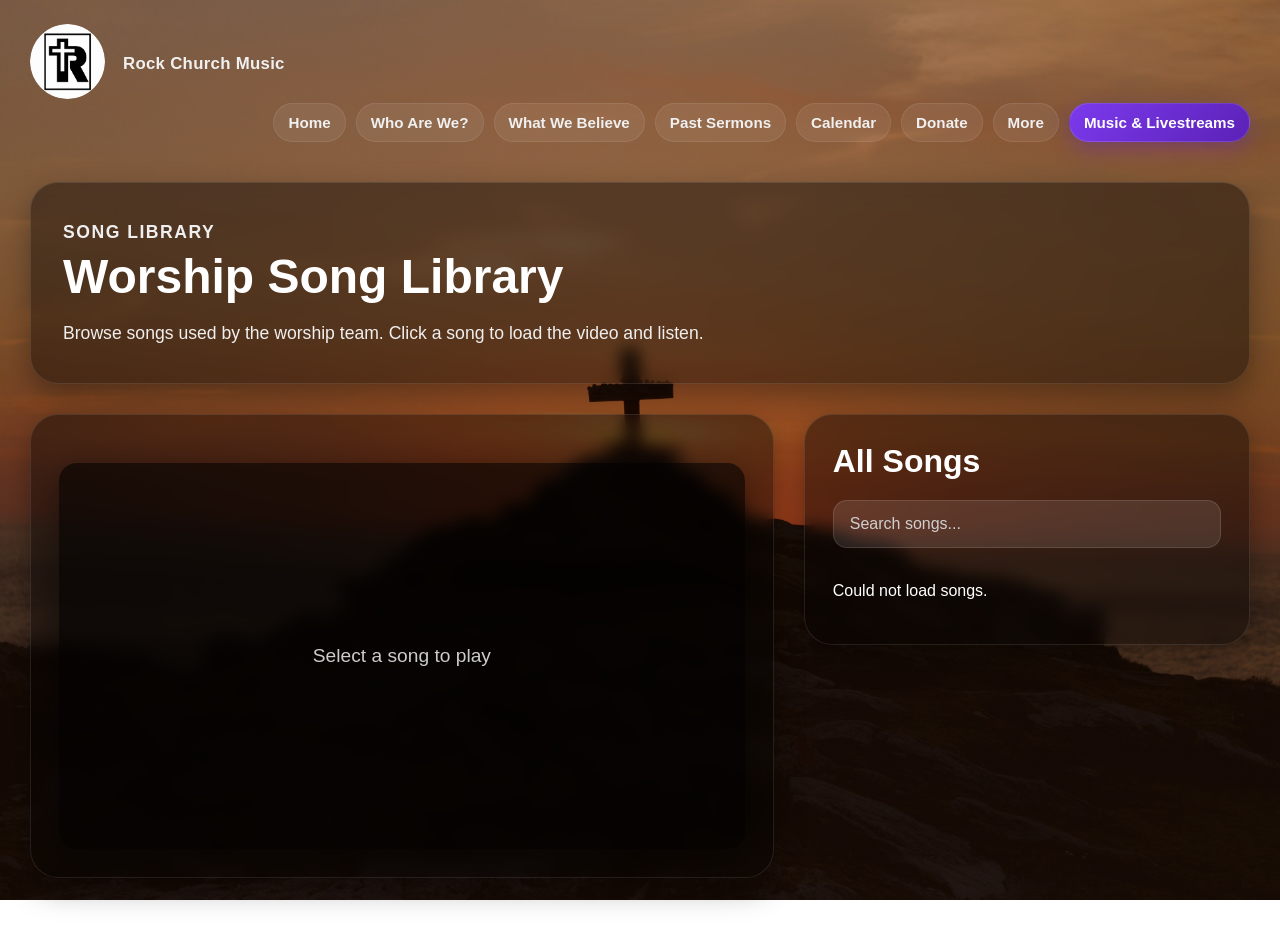
<file: pages/songlibrary.html>
<!DOCTYPE html>
<html lang="en">
<head>
    <meta charset="UTF-8">
    <meta name="viewport" content="width=device-width, initial-scale=1.0">
    <title>Song Library | Rock Church Music</title>
    <link rel="stylesheet" href="../styles.css">
</head>
<body>
    <div class="site-header">
        <div class="header-left">
            <a href="../index.html" class="logo-link">
                <img src="../images/RockLogo.png" class="logo" alt="Rock Church Logo">
            </a>

            <div class="header-text">
                <p>Rock Church Music</p>
            </div>
        </div>

        <nav class="top-nav">
            <a href="../index.html" class="nav-link">Home</a>
            <a href="./whoarewe.html" class="nav-link">Who Are We?</a>
            <a href="./whatwebelieve.html" class="nav-link">What We Believe</a>
            <a href="./pastsermons.html" class="nav-link">Past Sermons</a>
            <a href="./calendar.html" class="nav-link">Calendar</a>
            <a href="./donate.html" class="nav-link">Donate</a>
            <a href="./more.html" class="nav-link">More</a>
            <a href="./rockmusic.html" class="nav-link active">Music & Livestreams</a>
        </nav>
    </div>

    <main class="song-library-main">

        <section class="song-library-hero">
            <p class="section-kicker">Song Library</p>
            <h1>Worship Song Library</h1>
            <p>
                Browse songs used by the worship team. Click a song to load the video and listen.
            </p>
        </section>

        <section class="song-library-layout">

            <div class="song-player-card">
                <h2 id="activeSongTitle"></h2>
                <p id="activeSongArtist" class="song-player-meta"></p>

                <div class="song-youtube-wrap" id="playerWrap">
                    <div class="song-placeholder" id="songPlaceholder">
                        Select a song to play
                    </div>

                    <iframe
                        id="songPlayer"
                        src=""
                        title="YouTube video player"
                        frameborder="0"
                        allow="accelerometer; autoplay; clipboard-write; encrypted-media; gyroscope; picture-in-picture"
                        allowfullscreen>
                    </iframe>
                </div>
            </div>

            <div class="song-scroll-card">
                <h2>All Songs</h2>

                <input
                    type="text"
                    id="songSearch"
                    class="song-search"
                    placeholder="Search songs..."
                >

                <div class="song-scroll-list" id="songList">
                    <p>Loading songs...</p>
                </div>
            </div>

        </section>

    </main>

    <script>
        const SHEET_URL = "https://docs.google.com/spreadsheets/d/e/2PACX-1vRoeVrWExyazLI1ZRrHR35wAvmCQ1uEKj1dyRneeylYnZ7Yg2DyxzVGgLp_xdomZ00_6pMMCcZG7zip/pub?gid=0&single=true&output=csv";

        const player = document.getElementById("songPlayer");
        const title = document.getElementById("activeSongTitle");
        const artist = document.getElementById("activeSongArtist");
        const search = document.getElementById("songSearch");
        const songList = document.getElementById("songList");
        const placeholder = document.getElementById("songPlaceholder");

        let songs = [];

        function parseCSV(text) {
            const rows = text.trim().split(/\r?\n/).map(row => row.split(","));
            const headers = rows.shift().map(h => h.trim());

            return rows.map(row => {
                const item = {};
                headers.forEach((header, index) => {
                    item[header] = row[index] ? row[index].trim() : "";
                });
                return item;
            });
        }

        function renderSongs(list) {
            songList.innerHTML = "";

            const visibleSongs = list.filter(song =>
                song.active && song.active.toLowerCase() !== "no"
            );

            if (visibleSongs.length === 0) {
                songList.innerHTML = "<p>No songs found.</p>";
                return;
            }

            visibleSongs.forEach(song => {
                const button = document.createElement("button");
                button.className = "library-song";

                button.innerHTML = `
                    <span>${song.title}</span>
                    <small>${song.artist}</small>
                `;

                button.addEventListener("click", () => {
                    document.querySelectorAll(".library-song").forEach(s => s.classList.remove("active"));
                    button.classList.add("active");

                    title.textContent = song.title;
                    artist.textContent = song.artist;

                    player.src = `https://www.youtube.com/embed/${song.youtubeId}?autoplay=1`;

                    placeholder.style.display = "none";
                    player.style.opacity = "1";
                });

                songList.appendChild(button);
            });
        }

        fetch(SHEET_URL)
            .then(response => response.text())
            .then(text => {
                songs = parseCSV(text);
                renderSongs(songs);
            })
            .catch(error => {
                songList.innerHTML = "<p>Could not load songs.</p>";
                console.error(error);
            });

        search.addEventListener("input", () => {
            const searchText = search.value.toLowerCase();

            const filtered = songs.filter(song =>
                song.title.toLowerCase().includes(searchText) ||
                song.artist.toLowerCase().includes(searchText)
            );

            renderSongs(filtered);
        });
    </script>
</body>
</html>
</file>
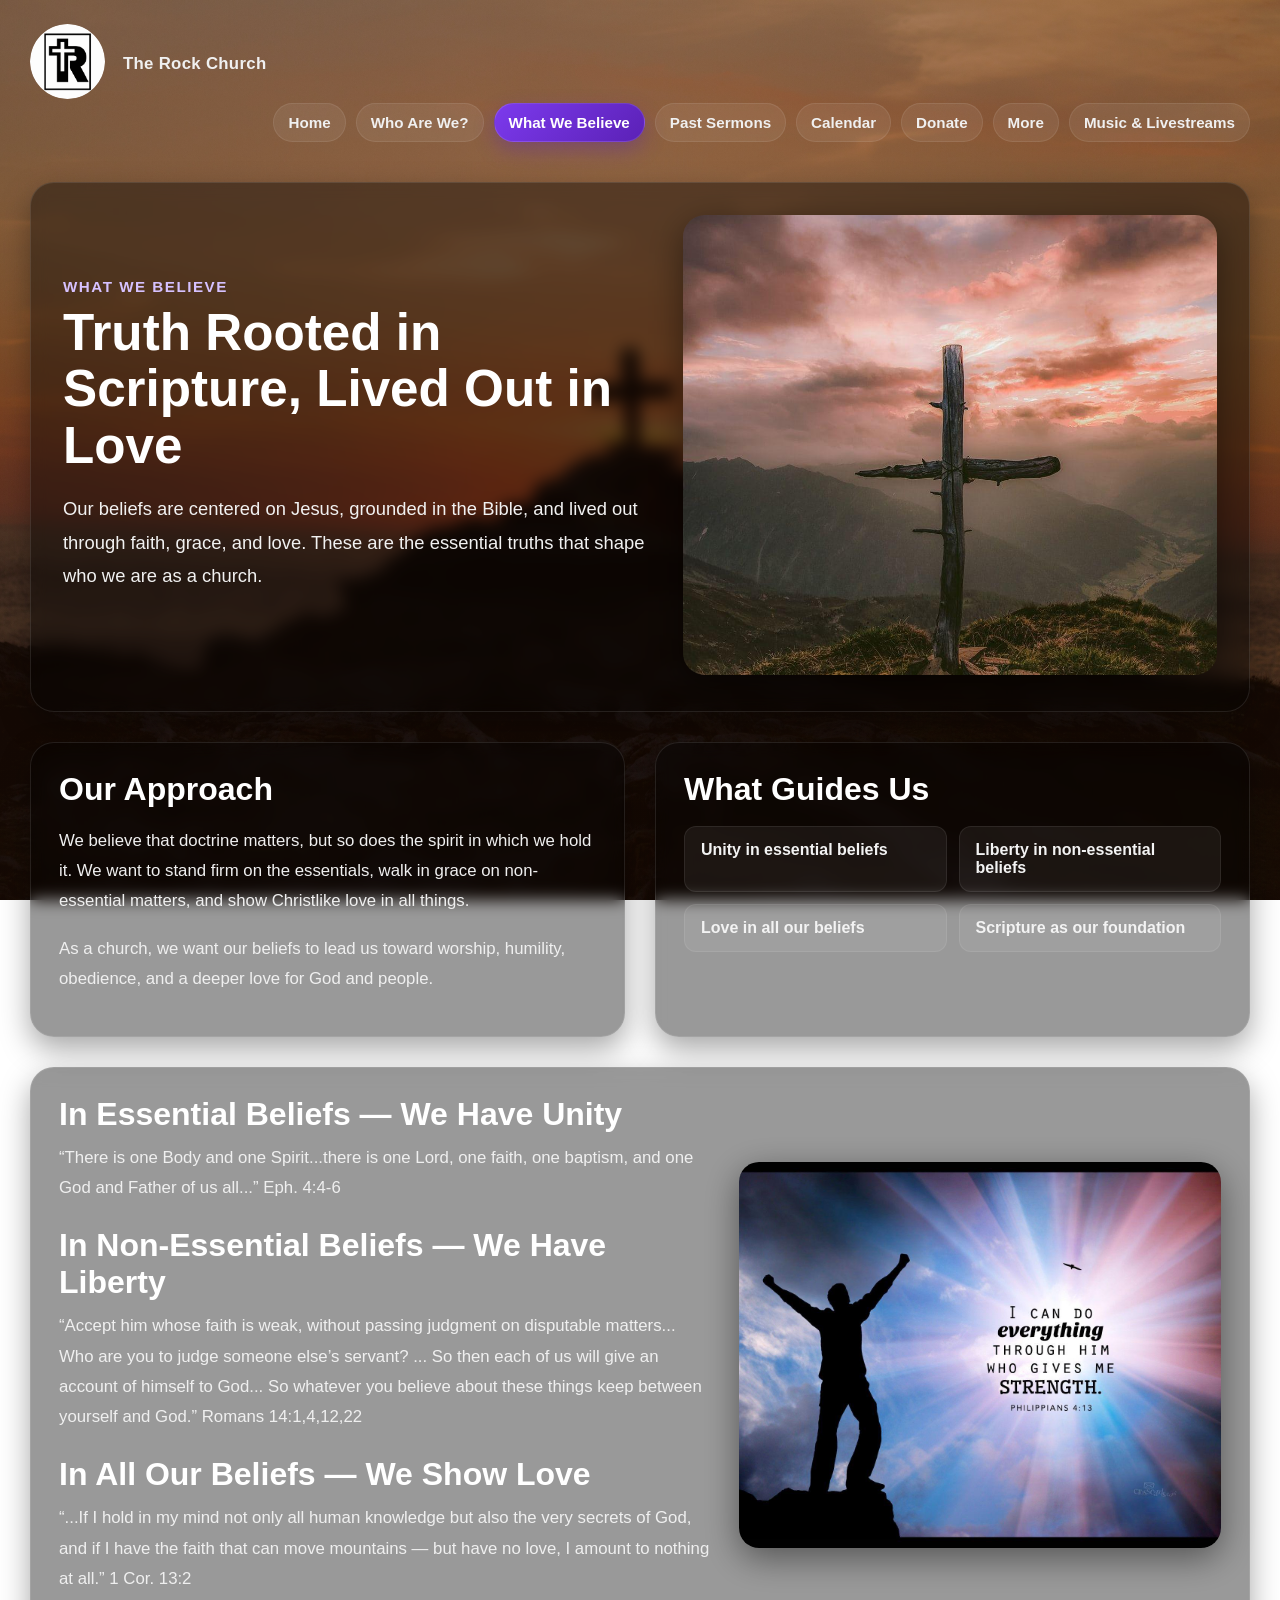
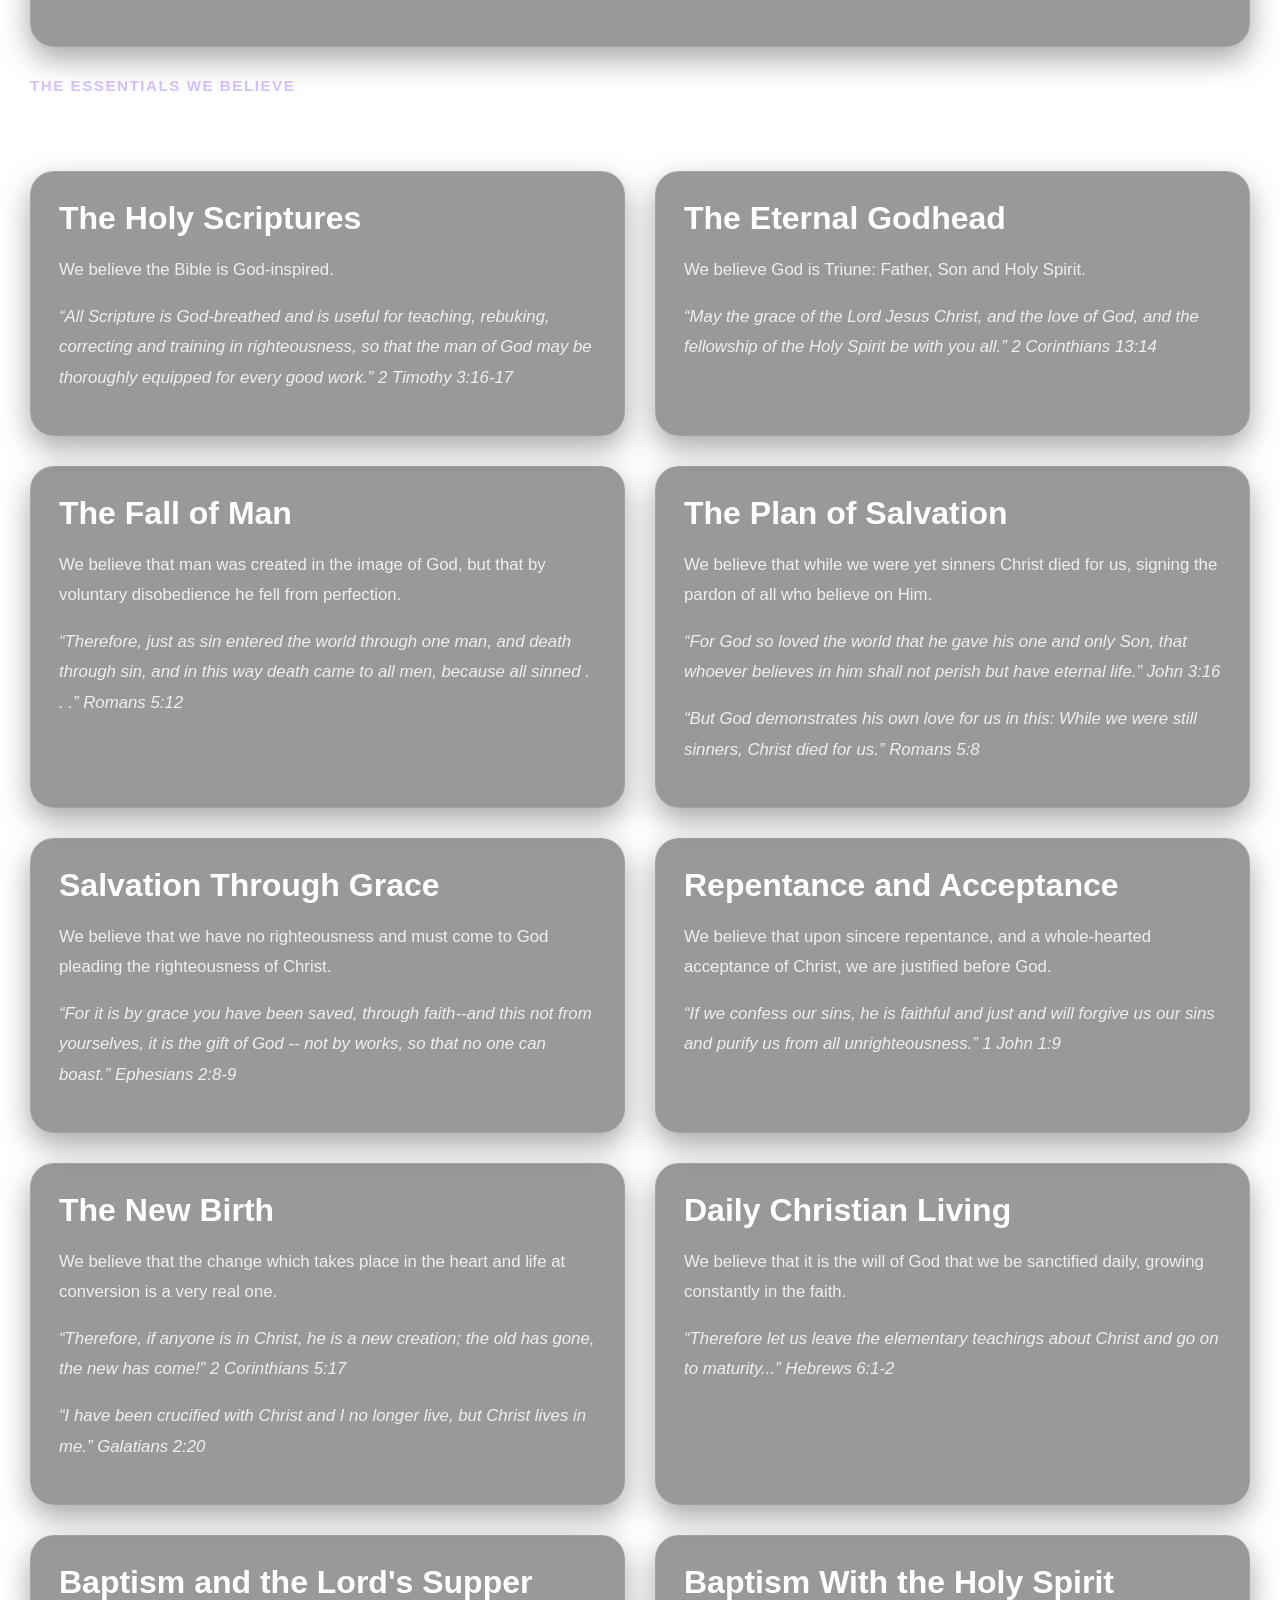
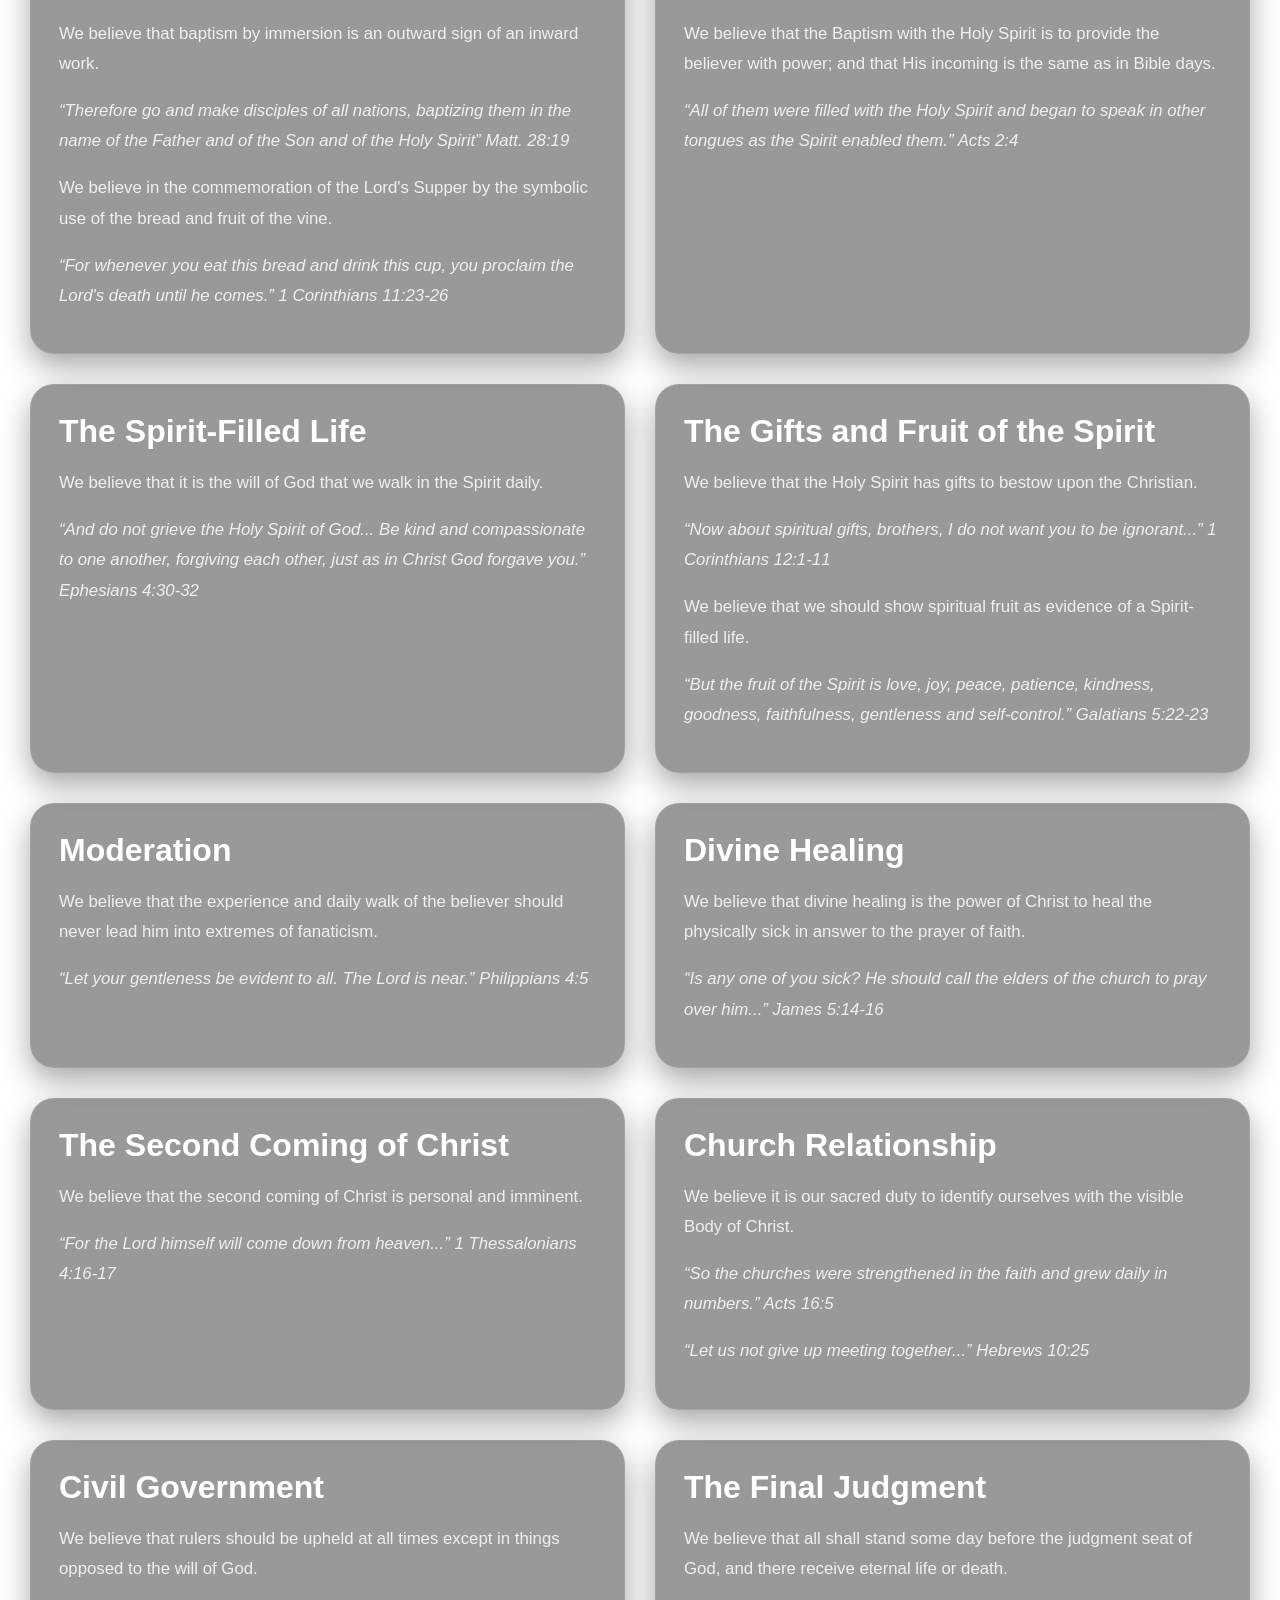
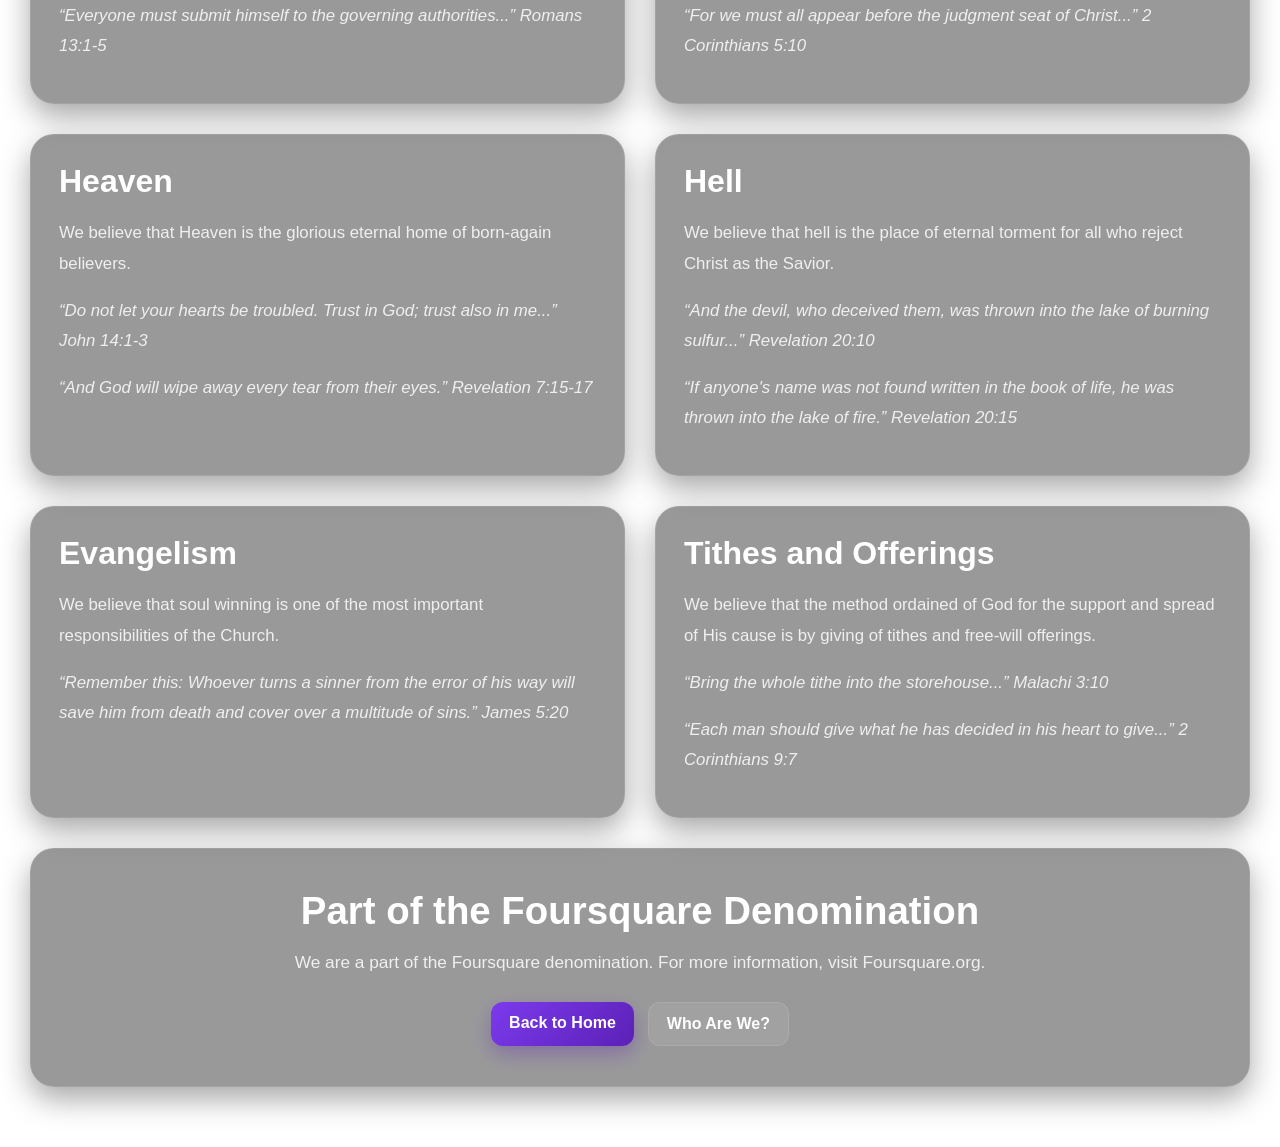
<file: pages/whatwebelieve.html>
<!DOCTYPE html>
<html lang="en">
<head>
    <meta charset="UTF-8">
    <meta name="viewport" content="width=device-width, initial-scale=1.0">
    <title>The Rock Church</title>
    <link rel="stylesheet" href="../styles.css">
</head>
<body>
    <div class="site-header">
        <div class="header-left">
            <a href="../index.html" class="logo-link">
                <img src="../images/RockLogo.png" class="logo" alt="Rock Church Logo">
            </a>

            <div class="header-text">
                <p>The Rock Church</p>
            </div>
        </div>

        <nav class="top-nav">
            <a href="../index.html" class="nav-link">Home</a>
            <a href="./whoarewe.html" class="nav-link">Who Are We?</a>
            <a href="./whatwebelieve.html" class="nav-link active">What We Believe</a>
            <a href="./pastsermons.html" class="nav-link">Past Sermons</a>
            <a href="./calendar.html" class="nav-link">Calendar</a>
            <a href="./donate.html" class="nav-link">Donate</a>
            <a href="./more.html" class="nav-link">More</a>
            <a href="./rockmusic.html" class="nav-link">Music & Livestreams</a>
        </nav>
    </div>

    <main class="belief-main">

        <section class="belief-hero">
            <div class="belief-hero-text">
                <p class="section-kicker">What We Believe</p>
                <h1>Truth Rooted in Scripture, Lived Out in Love</h1>
                <p class="belief-lead">
                    Our beliefs are centered on Jesus, grounded in the Bible, and lived out through
                    faith, grace, and love. These are the essential truths that shape who we are as a church.
                </p>
            </div>

            <div class="belief-hero-image-wrap">
                <img src="../images/cross.jpg" alt="Cross" class="belief-hero-image">
            </div>
        </section>

        <section class="belief-intro-grid">
            <div class="belief-card">
                <h2>Our Approach</h2>
                <p>
                    We believe that doctrine matters, but so does the spirit in which we hold it.
                    We want to stand firm on the essentials, walk in grace on non-essential matters,
                    and show Christlike love in all things.
                </p>
                <p>
                    As a church, we want our beliefs to lead us toward worship, humility,
                    obedience, and a deeper love for God and people.
                </p>
            </div>

            <div class="belief-card">
                <h2>What Guides Us</h2>
                <div class="belief-points">
                    <div class="belief-point">Unity in essential beliefs</div>
                    <div class="belief-point">Liberty in non-essential beliefs</div>
                    <div class="belief-point">Love in all our beliefs</div>
                    <div class="belief-point">Scripture as our foundation</div>
                </div>
            </div>
        </section>

        <section class="belief-banner-card">
            <div class="belief-banner-overlay">
                <h2>In Essential Beliefs — We Have Unity</h2>
                <p>
                    “There is one Body and one Spirit...there is one Lord, one faith, one baptism,
                    and one God and Father of us all...” Eph. 4:4-6
                </p>

                <h2>In Non-Essential Beliefs — We Have Liberty</h2>
                <p>
                    “Accept him whose faith is weak, without passing judgment on disputable matters...
                    Who are you to judge someone else’s servant? ... So then each of us will give an
                    account of himself to God... So whatever you believe about these things keep
                    between yourself and God.” Romans 14:1,4,12,22
                </p>

                <h2>In All Our Beliefs — We Show Love</h2>
                <p>
                    “...If I hold in my mind not only all human knowledge but also the very secrets of God,
                    and if I have the faith that can move mountains — but have no love, I amount to nothing at all.”
                    1 Cor. 13:2
                </p>
            </div>

            <div class="belief-banner-image-wrap">
                <img src="../images/arms.jpg" alt="Raised hands in worship" class="belief-banner-image">
            </div>
        </section>

        <section class="belief-section-title">
            <p class="section-kicker">The Essentials We Believe</p>
            <h2>Core Beliefs</h2>
        </section>

        <section class="belief-grid">

            <div class="belief-card">
                <h2>The Holy Scriptures</h2>
                <p>We believe the Bible is God-inspired.</p>
                <p class="belief-verse">
                    “All Scripture is God-breathed and is useful for teaching, rebuking, correcting and training in righteousness,
                    so that the man of God may be thoroughly equipped for every good work.” 2 Timothy 3:16-17
                </p>
            </div>

            <div class="belief-card">
                <h2>The Eternal Godhead</h2>
                <p>We believe God is Triune: Father, Son and Holy Spirit.</p>
                <p class="belief-verse">
                    “May the grace of the Lord Jesus Christ, and the love of God, and the fellowship of the Holy Spirit be with you all.”
                    2 Corinthians 13:14
                </p>
            </div>

            <div class="belief-card">
                <h2>The Fall of Man</h2>
                <p>
                    We believe that man was created in the image of God, but that by voluntary disobedience he fell from perfection.
                </p>
                <p class="belief-verse">
                    “Therefore, just as sin entered the world through one man, and death through sin, and in this way death came to all men,
                    because all sinned . . .” Romans 5:12
                </p>
            </div>

            <div class="belief-card">
                <h2>The Plan of Salvation</h2>
                <p>
                    We believe that while we were yet sinners Christ died for us, signing the pardon of all who believe on Him.
                </p>
                <p class="belief-verse">
                    “For God so loved the world that he gave his one and only Son, that whoever believes in him shall not perish
                    but have eternal life.” John 3:16
                </p>
                <p class="belief-verse">
                    “But God demonstrates his own love for us in this: While we were still sinners, Christ died for us.” Romans 5:8
                </p>
            </div>

            <div class="belief-card">
                <h2>Salvation Through Grace</h2>
                <p>
                    We believe that we have no righteousness and must come to God pleading the righteousness of Christ.
                </p>
                <p class="belief-verse">
                    “For it is by grace you have been saved, through faith--and this not from yourselves, it is the gift of God --
                    not by works, so that no one can boast.” Ephesians 2:8-9
                </p>
            </div>

            <div class="belief-card">
                <h2>Repentance and Acceptance</h2>
                <p>
                    We believe that upon sincere repentance, and a whole-hearted acceptance of Christ, we are justified before God.
                </p>
                <p class="belief-verse">
                    “If we confess our sins, he is faithful and just and will forgive us our sins and purify us from all unrighteousness.”
                    1 John 1:9
                </p>
            </div>

            <div class="belief-card">
                <h2>The New Birth</h2>
                <p>
                    We believe that the change which takes place in the heart and life at conversion is a very real one.
                </p>
                <p class="belief-verse">
                    “Therefore, if anyone is in Christ, he is a new creation; the old has gone, the new has come!”
                    2 Corinthians 5:17
                </p>
                <p class="belief-verse">
                    “I have been crucified with Christ and I no longer live, but Christ lives in me.” Galatians 2:20
                </p>
            </div>

            <div class="belief-card">
                <h2>Daily Christian Living</h2>
                <p>
                    We believe that it is the will of God that we be sanctified daily, growing constantly in the faith.
                </p>
                <p class="belief-verse">
                    “Therefore let us leave the elementary teachings about Christ and go on to maturity...” Hebrews 6:1-2
                </p>
            </div>

            <div class="belief-card">
                <h2>Baptism and the Lord's Supper</h2>
                <p>
                    We believe that baptism by immersion is an outward sign of an inward work.
                </p>
                <p class="belief-verse">
                    “Therefore go and make disciples of all nations, baptizing them in the name of the Father and of the Son and of the Holy Spirit”
                    Matt. 28:19
                </p>
                <p>
                    We believe in the commemoration of the Lord's Supper by the symbolic use of the bread and fruit of the vine.
                </p>
                <p class="belief-verse">
                    “For whenever you eat this bread and drink this cup, you proclaim the Lord's death until he comes.”
                    1 Corinthians 11:23-26
                </p>
            </div>

            <div class="belief-card">
                <h2>Baptism With the Holy Spirit</h2>
                <p>
                    We believe that the Baptism with the Holy Spirit is to provide the believer with power;
                    and that His incoming is the same as in Bible days.
                </p>
                <p class="belief-verse">
                    “All of them were filled with the Holy Spirit and began to speak in other tongues as the Spirit enabled them.”
                    Acts 2:4
                </p>
            </div>

            <div class="belief-card">
                <h2>The Spirit-Filled Life</h2>
                <p>We believe that it is the will of God that we walk in the Spirit daily.</p>
                <p class="belief-verse">
                    “And do not grieve the Holy Spirit of God... Be kind and compassionate to one another, forgiving each other,
                    just as in Christ God forgave you.” Ephesians 4:30-32
                </p>
            </div>

            <div class="belief-card">
                <h2>The Gifts and Fruit of the Spirit</h2>
                <p>We believe that the Holy Spirit has gifts to bestow upon the Christian.</p>
                <p class="belief-verse">
                    “Now about spiritual gifts, brothers, I do not want you to be ignorant...” 1 Corinthians 12:1-11
                </p>
                <p>
                    We believe that we should show spiritual fruit as evidence of a Spirit-filled life.
                </p>
                <p class="belief-verse">
                    “But the fruit of the Spirit is love, joy, peace, patience, kindness, goodness, faithfulness,
                    gentleness and self-control.” Galatians 5:22-23
                </p>
            </div>

            <div class="belief-card">
                <h2>Moderation</h2>
                <p>
                    We believe that the experience and daily walk of the believer should never lead him into extremes of fanaticism.
                </p>
                <p class="belief-verse">
                    “Let your gentleness be evident to all. The Lord is near.” Philippians 4:5
                </p>
            </div>

            <div class="belief-card">
                <h2>Divine Healing</h2>
                <p>
                    We believe that divine healing is the power of Christ to heal the physically sick in answer to the prayer of faith.
                </p>
                <p class="belief-verse">
                    “Is any one of you sick? He should call the elders of the church to pray over him...” James 5:14-16
                </p>
            </div>

            <div class="belief-card">
                <h2>The Second Coming of Christ</h2>
                <p>We believe that the second coming of Christ is personal and imminent.</p>
                <p class="belief-verse">
                    “For the Lord himself will come down from heaven...” 1 Thessalonians 4:16-17
                </p>
            </div>

            <div class="belief-card">
                <h2>Church Relationship</h2>
                <p>
                    We believe it is our sacred duty to identify ourselves with the visible Body of Christ.
                </p>
                <p class="belief-verse">
                    “So the churches were strengthened in the faith and grew daily in numbers.” Acts 16:5
                </p>
                <p class="belief-verse">
                    “Let us not give up meeting together...” Hebrews 10:25
                </p>
            </div>

            <div class="belief-card">
                <h2>Civil Government</h2>
                <p>
                    We believe that rulers should be upheld at all times except in things opposed to the will of God.
                </p>
                <p class="belief-verse">
                    “Everyone must submit himself to the governing authorities...” Romans 13:1-5
                </p>
            </div>

            <div class="belief-card">
                <h2>The Final Judgment</h2>
                <p>
                    We believe that all shall stand some day before the judgment seat of God, and there receive eternal life or death.
                </p>
                <p class="belief-verse">
                    “For we must all appear before the judgment seat of Christ...” 2 Corinthians 5:10
                </p>
            </div>

            <div class="belief-card">
                <h2>Heaven</h2>
                <p>We believe that Heaven is the glorious eternal home of born-again believers.</p>
                <p class="belief-verse">
                    “Do not let your hearts be troubled. Trust in God; trust also in me...” John 14:1-3
                </p>
                <p class="belief-verse">
                    “And God will wipe away every tear from their eyes.” Revelation 7:15-17
                </p>
            </div>

            <div class="belief-card">
                <h2>Hell</h2>
                <p>
                    We believe that hell is the place of eternal torment for all who reject Christ as the Savior.
                </p>
                <p class="belief-verse">
                    “And the devil, who deceived them, was thrown into the lake of burning sulfur...” Revelation 20:10
                </p>
                <p class="belief-verse">
                    “If anyone's name was not found written in the book of life, he was thrown into the lake of fire.”
                    Revelation 20:15
                </p>
            </div>

            <div class="belief-card">
                <h2>Evangelism</h2>
                <p>
                    We believe that soul winning is one of the most important responsibilities of the Church.
                </p>
                <p class="belief-verse">
                    “Remember this: Whoever turns a sinner from the error of his way will save him from death
                    and cover over a multitude of sins.” James 5:20
                </p>
            </div>

            <div class="belief-card">
                <h2>Tithes and Offerings</h2>
                <p>
                    We believe that the method ordained of God for the support and spread of His cause
                    is by giving of tithes and free-will offerings.
                </p>
                <p class="belief-verse">
                    “Bring the whole tithe into the storehouse...” Malachi 3:10
                </p>
                <p class="belief-verse">
                    “Each man should give what he has decided in his heart to give...” 2 Corinthians 9:7
                </p>
            </div>

        </section>

        <section class="belief-cta">
            <h2>Part of the Foursquare Denomination</h2>
            <p>
                We are a part of the Foursquare denomination. For more information, visit Foursquare.org.
            </p>
            <div class="who-cta-buttons">
                <a href="../index.html" class="library-button">Back to Home</a>
                <a href="./whoarewe.html" class="library-button secondary-button">Who Are We?</a>
            </div>
        </section>

    </main>

</body>
</html>
</file>
<file: styles.css>
body {
  margin: 0;
  font-family: Arial, sans-serif;
  color: white;
  min-height: 100vh;
  background:
    linear-gradient(
      rgba(40, 18, 8, 0.42),
      rgba(40, 18, 8, 0.52)
    ),
    url("./images/musicdrop.jpg");

  background-size: cover;
  background-position: center;
  background-repeat: no-repeat;
  background-attachment: fixed;
}

html {
  overflow-y: scroll;
}

body {
  overflow-x: hidden;
}

.nav-link {
  box-sizing: border-box;
}

.site-header {
  max-width: 1600px;
  margin: 0 auto;
  padding: 24px 30px 10px;
}

.header-inner {
  display: grid;
  grid-template-columns: 320px 1fr;
  align-items: center;
  gap: 30px;
}

.header-left {
  display: flex;
  align-items: center;
  gap: 18px;
  min-width: 0;
}

.logo-link {
  display: inline-block;
  transition: transform 0.2s ease;
}

.logo-link:hover {
  transform: scale(1.05);
}

.logo {
  width: 75px;
  height: 75px;
  border-radius: 50%;
  object-fit: cover;
}

.header-text p {
  margin: 0;
  color: #f0f0f0;
  font-size: 1.05rem;
  font-weight: 600;
  letter-spacing: 0.3px;
}

.top-nav {
  display: flex;
  flex-wrap: wrap;
  justify-content: flex-end;
  gap: 10px;
  min-width: 0;
}

.nav-link {
  color: #f0f0f0;
  text-decoration: none;
  font-size: 0.95rem;
  font-weight: 600;
  padding: 10px 14px;
  border-radius: 999px;
  background: rgba(255, 255, 255, 0.07);
  border: 1px solid rgba(255, 255, 255, 0.08);
  transition: background 0.2s ease, transform 0.2s ease, color 0.2s ease;
}

.nav-link:hover {
  background: rgba(255, 255, 255, 0.14);
  transform: translateY(-1px);
}

.nav-link.active {
  background: linear-gradient(135deg, #7c3aed, #5b21b6);
  border-color: rgba(255, 255, 255, 0.12);
  color: white;
  box-shadow: 0 8px 20px rgba(91, 33, 182, 0.35);
}

.nav-link.donate {
  background: linear-gradient(135deg, #22c55e, #16a34a);
  color: white;
  border: none;
  box-shadow: 0 8px 20px rgba(34, 197, 94, 0.35);
}

.nav-link.donate:hover {
  background: linear-gradient(135deg, #16a34a, #15803d);
}

.library-button {
  display: inline-block;
  background: linear-gradient(135deg, #7c3aed, #5b21b6);
  color: white;
  text-decoration: none;
  font-weight: bold;
  padding: 12px 18px;
  border-radius: 12px;
  transition: transform 0.2s ease, opacity 0.2s ease;
  box-shadow: 0 8px 20px rgba(91, 33, 182, 0.35);
}

.library-button:hover {
  transform: translateY(-2px);
  opacity: 0.95;
}

.home-main {
  max-width: 1600px;
  margin: 0 auto;
  padding: 20px 30px 50px;
}

.hero-card {
  display: grid;
  grid-template-columns: 1.1fr 1fr;
  gap: 30px;
  align-items: center;
  background: rgba(0, 0, 0, 0.40);
  border: 1px solid rgba(255, 255, 255, 0.10);
  border-radius: 24px;
  padding: 28px;
  box-shadow: 0 12px 30px rgba(0, 0, 0, 0.35);
  backdrop-filter: blur(8px);
  margin-bottom: 30px;
}

.hero-text h1 {
  font-size: 3.2rem;
  margin: 0 0 10px;
}

.hero-subtitle {
  color: #d6d6d6;
  font-size: 1.2rem;
  margin-bottom: 24px;
}

.hero-image-wrap {
  width: 45%;
}

.hero-image {
  width: 100%;
  max-height: 420px;
  object-fit: cover;
  border-radius: 20px;
  box-shadow: 0 10px 35px rgba(0, 0, 0, 0.45);
}

.home-grid {
  display: grid;
  grid-template-columns: 1fr 1fr;
  gap: 30px;
  margin-bottom: 30px;
}

.info-card {
  background: rgba(0, 0, 0, 0.40);
  border: 1px solid rgba(255, 255, 255, 0.10);
  border-radius: 24px;
  padding: 28px;
  box-shadow: 0 12px 30px rgba(0, 0, 0, 0.35);
  backdrop-filter: blur(8px);
}

.info-card h2 {
  margin-top: 0;
  margin-bottom: 18px;
  font-size: 2rem;
}

.join-time {
  font-size: 1.15rem;
  font-weight: 700;
  line-height: 1.6;
  margin-bottom: 24px;
}

.join-time span {
  display: block;
  font-size: 0.98rem;
  font-weight: 400;
  color: #d5d5d5;
}

.join-details p,
.join-contact p,
.ministry-card p {
  margin: 0 0 10px;
  line-height: 1.7;
  color: #efefef;
  font-size: 1.05rem;
}

.join-contact a,
.contact-info a {
  color: white;
  text-decoration: none;
}

.join-contact a:hover,
.contact-info a:hover {
  text-decoration: underline;
}

.contact-section {
  position: relative;
  border-radius: 24px;
  overflow: hidden;
  background:
    linear-gradient(rgba(0, 0, 0, 0.45), rgba(0, 0, 0, 0.60)),
    url("./images/4square.jpg");
  background-size: cover;
  background-position: center;
  box-shadow: 0 12px 30px rgba(0, 0, 0, 0.35);
}

.contact-overlay {
  padding: 36px 28px;
  background: linear-gradient(to right, rgba(0, 0, 0, 0.58), rgba(0, 0, 0, 0.20));
}

.contact-section h2 {
  font-size: 3rem;
  margin: 0 0 8px;
}

.contact-subtitle {
  margin: 0 0 24px;
  font-size: 1.25rem;
  color: #f0f0f0;
}

.contact-info {
  margin-bottom: 26px;
}

.contact-info p {
  margin: 0 0 8px;
  font-size: 1.1rem;
}

.contact-form {
  max-width: 860px;
}

.contact-form input,
.contact-form textarea {
  width: 100%;
  box-sizing: border-box;
  margin-bottom: 10px;
  padding: 14px 14px;
  border: 1px solid rgba(0, 179, 255, 0.9);
  background: rgba(245, 245, 245, 0.92);
  color: #222;
  font-size: 1rem;
  outline: none;
}

.contact-form textarea {
  min-height: 150px;
  resize: vertical;
}

.contact-button-wrap {
  display: flex;
  justify-content: flex-end;
}

.send-button {
  background: #006d8f;
  color: white;
  border: none;
  padding: 12px 22px;
  font-size: 1rem;
  cursor: pointer;
  transition: background 0.2s ease;
}

.send-button:hover {
  background: #0086ae;
}

.page {
  display: flex;
  justify-content: space-between;
  align-items: flex-start;
  gap: 40px;
  max-width: 1600px;
  margin: 0 auto;
  padding: 20px 30px 40px;
}

.leftside {
  flex: 0 0 380px;
}

.rightside {
  flex: 1;
}

.rightside h2 {
  margin-top: 0;
  margin-bottom: 15px;
  font-size: 2rem;
}

.rightside video {
  width: 100%;
  height: auto;
  max-height: 900px;
  border-radius: 16px;
  box-shadow: 0 10px 35px rgba(0, 0, 0, 0.45);
}

.setlist-card {
  background: rgba(0, 0, 0, 0.42);
  border: 1px solid rgba(255, 255, 255, 0.10);
  border-radius: 20px;
  padding: 24px;
  box-shadow: 0 12px 30px rgba(0, 0, 0, 0.35);
  backdrop-filter: blur(8px);
}

.setlist-card h2 {
  margin-top: 0;
  margin-bottom: 18px;
  font-size: 2rem;
}

.playlist {
  margin-top: 15px;
  border-radius: 14px;
  overflow: hidden;
  background-color: rgba(18, 18, 18, 0.92);
}

.song {
  display: flex;
  align-items: center;
  gap: 12px;
  padding: 14px 16px;
  border-bottom: 1px solid #222;
  cursor: pointer;
  transition: background-color 0.2s ease;
}

.song:hover {
  background-color: rgba(40, 40, 40, 0.9);
}

.song.active {
  background-color: rgba(58, 58, 58, 0.9);
}

.play-btn {
  background: none;
  border: none;
  color: white;
  font-size: 16px;
  cursor: pointer;
  padding: 0;
  width: 18px;
  flex-shrink: 0;
}

.song-info {
  flex: 1;
  min-width: 0;
}

.song-title {
  font-weight: bold;
  font-size: 1rem;
}

.song-artist {
  font-size: 0.9rem;
  color: #b3b3b3;
  margin-top: 3px;
}

.playing-indicator {
  width: 28px;
  height: 22px;
  display: flex;
  align-items: flex-end;
  justify-content: center;
  gap: 3px;
  opacity: 0;
  visibility: hidden;
  flex-shrink: 0;
}

.playing-indicator span {
  display: block;
  width: 4px;
  height: 8px;
  background: #1ed760;
  border-radius: 999px;
}

.song.playing .playing-indicator {
  opacity: 1;
  visibility: visible;
}

.song.playing .playing-indicator span:nth-child(1) {
  animation: bounceBars 0.9s ease-in-out infinite;
}

.song.playing .playing-indicator span:nth-child(2) {
  animation: bounceBars 0.7s ease-in-out infinite 0.1s;
}

.song.playing .playing-indicator span:nth-child(3) {
  animation: bounceBars 1s ease-in-out infinite 0.2s;
}

.song.playing .playing-indicator span:nth-child(4) {
  animation: bounceBars 0.8s ease-in-out infinite 0.15s;
}

@keyframes bounceBars {
  0%   { height: 6px; }
  25%  { height: 20px; }
  50%  { height: 10px; }
  75%  { height: 16px; }
  100% { height: 7px; }
}

.song-time {
  width: 48px;
  text-align: right;
  color: #b3b3b3;
  flex-shrink: 0;
}

#audioPlayer {
  width: 100%;
  margin-top: 16px;
  border-radius: 999px;
}

.library-link-wrap {
  margin-top: 20px;
}

.library-label {
  display: block;
  font-size: 0.95rem;
  color: #cfcfcf;
  margin-bottom: 10px;
}

@media (max-width: 1200px) {
  .header-inner {
    grid-template-columns: 1fr;
  }

  .top-nav {
    justify-content: flex-start;
  }

  .hero-card,
  .home-grid {
    grid-template-columns: 1fr;
  }

  .page {
    flex-direction: column;
  }

  .leftside,
  .rightside {
    width: 100%;
    flex: none;
  }

  .hero-text h1,
  .contact-section h2 {
    font-size: 2.3rem;
  }

  .info-card h2,
  .setlist-card h2,
  .rightside h2 {
    font-size: 1.6rem;
  }
}

.who-main {
  max-width: 1600px;
  margin: 0 auto;
  padding: 30px 30px 60px;
}

.section-kicker {
  margin: 0 0 10px;
  color: #d6c1ff;
  font-size: 0.95rem;
  font-weight: 700;
  text-transform: uppercase;
  letter-spacing: 1.5px;
}

.who-hero {
  display: grid;
  grid-template-columns: 1.1fr 1fr;
  gap: 32px;
  align-items: center;
  background: rgba(0, 0, 0, 0.40);
  border: 1px solid rgba(255, 255, 255, 0.10);
  border-radius: 24px;
  padding: 32px;
  box-shadow: 0 12px 30px rgba(0, 0, 0, 0.35);
  backdrop-filter: blur(8px);
  margin-bottom: 30px;
}

.who-hero-text h1 {
  margin: 0 0 16px;
  font-size: 3.2rem;
  line-height: 1.1;
}

.who-lead {
  color: #f1f1f1;
  font-size: 1.15rem;
  line-height: 1.8;
  max-width: 700px;
  margin-bottom: 24px;
}

.who-hero-image-wrap {
  width: 100%;
}

.who-hero-image {
  width: 100%;
  height: 100%;
  max-height: 460px;
  object-fit: cover;
  border-radius: 22px;
  box-shadow: 0 10px 35px rgba(0, 0, 0, 0.45);
}

.who-grid {
  display: grid;
  grid-template-columns: 1fr 1fr;
  gap: 30px;
  margin-bottom: 30px;
}

.who-card {
  background: rgba(0, 0, 0, 0.40);
  border: 1px solid rgba(255, 255, 255, 0.10);
  border-radius: 24px;
  padding: 28px;
  box-shadow: 0 12px 30px rgba(0, 0, 0, 0.35);
  backdrop-filter: blur(8px);
}

.who-card h2 {
  margin-top: 0;
  margin-bottom: 18px;
  font-size: 2rem;
}

.who-card p {
  color: #efefef;
  line-height: 1.8;
  font-size: 1.05rem;
  margin-bottom: 14px;
}

.who-points {
  display: grid;
  grid-template-columns: 1fr 1fr;
  gap: 12px;
}

.who-point {
  background: rgba(255, 255, 255, 0.06);
  border: 1px solid rgba(255, 255, 255, 0.08);
  border-radius: 12px;
  padding: 14px 16px;
  font-weight: 600;
  color: #f3f3f3;
}

.pastor-section {
  display: grid;
  grid-template-columns: 420px 1fr;
  gap: 32px;
  align-items: stretch;
  background: rgba(0, 0, 0, 0.40);
  border: 1px solid rgba(255, 255, 255, 0.10);
  border-radius: 24px;
  padding: 28px;
  box-shadow: 0 12px 30px rgba(0, 0, 0, 0.35);
  backdrop-filter: blur(8px);
  margin-bottom: 30px;
}

.family-image-wrap
{
  width: 60%;
  margin: -30px auto 0;
}

.pastor-image-wrap {
  width: 100%;
}

.pastor-image {
  width: 100%;
  height: 100%;
  min-height: 360px;
  object-fit: cover;
  border-radius: 20px;
  box-shadow: 0 10px 35px rgba(0, 0, 0, 0.45);
}

.pastor-content h2 {
  margin-top: 0;
  margin-bottom: 18px;
  font-size: 2.3rem;
}

.pastor-content p {
  color: #efefef;
  line-height: 1.8;
  font-size: 1.05rem;
  margin-bottom: 14px;
}

.who-banner-card {
  margin-bottom: 30px;
  border-radius: 24px;
  overflow: hidden;
  background:
    linear-gradient(rgba(0, 0, 0, 0.18), rgba(0, 0, 0, 0.28)),
    url("../images/.jpg");
  background-size: cover;
  background-position: center;
  box-shadow: 0 12px 30px rgba(0, 0, 0, 0.35);
}



.who-banner-overlay {
  padding: 48px 36px;
  background: transparent;
}

.who-banner-overlay h2 {
  margin: 0 0 14px;
  font-size: 2.4rem;
}

.who-banner-overlay p {
  max-width: 760px;
  color: #f3f3f3;
  line-height: 1.8;
  font-size: 1.08rem;
  margin: 0;
}

.who-bottom-grid {
  display: grid;
  grid-template-columns: 1fr 1fr;
  gap: 30px;
  margin-bottom: 30px;
}

.who-cta {
  text-align: center;
  background: rgba(0, 0, 0, 0.40);
  border: 1px solid rgba(255, 255, 255, 0.10);
  border-radius: 24px;
  padding: 40px 28px;
  box-shadow: 0 12px 30px rgba(0, 0, 0, 0.35);
  backdrop-filter: blur(8px);
}

.who-cta h2 {
  margin-top: 0;
  margin-bottom: 14px;
  font-size: 2.4rem;
}

.who-cta p {
  color: #efefef;
  font-size: 1.08rem;
  line-height: 1.8;
  max-width: 760px;
  margin: 0 auto 24px;
}

.who-cta-buttons {
  display: flex;
  justify-content: center;
  gap: 14px;
  flex-wrap: wrap;
}

.secondary-button {
  background: rgba(255, 255, 255, 0.08);
  box-shadow: none;
  border: 1px solid rgba(255, 255, 255, 0.10);
}

.secondary-button:hover {
  background: rgba(255, 255, 255, 0.14);
  opacity: 1;
}

@media (max-width: 1200px) {
  .who-hero,
  .who-grid,
  .pastor-section,
  .who-bottom-grid {
    grid-template-columns: 1fr;
  }

  .who-hero-text h1 {
    font-size: 2.5rem;
  }

  .pastor-content h2,
  .who-banner-overlay h2,
  .who-cta h2,
  .who-card h2 {
    font-size: 1.8rem;
  }

  .who-points {
    grid-template-columns: 1fr;
  }
}

.belief-main {
  max-width: 1600px;
  margin: 0 auto;
  padding: 30px 30px 60px;
}

.belief-hero {
  display: grid;
  grid-template-columns: 1.1fr 1fr;
  gap: 32px;
  align-items: center;
  background: rgba(0, 0, 0, 0.40);
  border: 1px solid rgba(255, 255, 255, 0.10);
  border-radius: 24px;
  padding: 32px;
  box-shadow: 0 12px 30px rgba(0, 0, 0, 0.35);
  backdrop-filter: blur(8px);
  margin-bottom: 30px;
}

.belief-hero-text h1 {
  margin: 0 0 16px;
  font-size: 3.2rem;
  line-height: 1.1;
}

.belief-lead {
  color: #f1f1f1;
  font-size: 1.15rem;
  line-height: 1.8;
  max-width: 700px;
  margin-bottom: 24px;
}

.belief-hero-image-wrap {
  width: 100%;
}

.belief-hero-image {
  width: 100%;
  height: 100%;
  max-height: 460px;
  object-fit: cover;
  border-radius: 22px;
  box-shadow: 0 10px 35px rgba(0, 0, 0, 0.45);
}

.belief-intro-grid {
  display: grid;
  grid-template-columns: 1fr 1fr;
  gap: 30px;
  margin-bottom: 30px;
}

.belief-card {
  background: rgba(0, 0, 0, 0.40);
  border: 1px solid rgba(255, 255, 255, 0.10);
  border-radius: 24px;
  padding: 28px;
  box-shadow: 0 12px 30px rgba(0, 0, 0, 0.35);
  backdrop-filter: blur(8px);
}

.belief-card h2 {
  margin-top: 0;
  margin-bottom: 18px;
  font-size: 2rem;
}

.belief-card p {
  color: #efefef;
  line-height: 1.8;
  font-size: 1.05rem;
  margin-bottom: 14px;
}

.belief-points {
  display: grid;
  grid-template-columns: 1fr 1fr;
  gap: 12px;
}

.belief-point {
  background: rgba(255, 255, 255, 0.06);
  border: 1px solid rgba(255, 255, 255, 0.08);
  border-radius: 12px;
  padding: 14px 16px;
  font-weight: 600;
  color: #f3f3f3;
}

.belief-banner-card {
  display: grid;
  grid-template-columns: 1.15fr 0.85fr;
  gap: 28px;
  align-items: center;
  background: rgba(0, 0, 0, 0.40);
  border: 1px solid rgba(255, 255, 255, 0.10);
  border-radius: 24px;
  padding: 28px;
  box-shadow: 0 12px 30px rgba(0, 0, 0, 0.35);
  backdrop-filter: blur(8px);
  margin-bottom: 30px;
}

.belief-banner-overlay h2 {
  margin: 0 0 10px;
  font-size: 2rem;
}

.belief-banner-overlay p {
  color: #efefef;
  line-height: 1.8;
  font-size: 1.05rem;
  margin: 0 0 24px;
}

.belief-banner-image-wrap {
  width: 100%;
}

.belief-banner-image {
  width: 100%;
  height: 100%;
  max-height: 540px;
  object-fit: cover;
  border-radius: 20px;
  box-shadow: 0 10px 35px rgba(0, 0, 0, 0.45);
}

.belief-section-title {
  margin-bottom: 22px;
}

.belief-section-title h2 {
  margin: 0;
  font-size: 2.5rem;
}

.belief-grid {
  display: grid;
  grid-template-columns: 1fr 1fr;
  gap: 30px;
  margin-bottom: 30px;
}

.belief-verse {
  color: #dcdcdc;
  font-style: italic;
}

.belief-cta {
  text-align: center;
  background: rgba(0, 0, 0, 0.40);
  border: 1px solid rgba(255, 255, 255, 0.10);
  border-radius: 24px;
  padding: 40px 28px;
  box-shadow: 0 12px 30px rgba(0, 0, 0, 0.35);
  backdrop-filter: blur(8px);
}

.belief-cta h2 {
  margin-top: 0;
  margin-bottom: 14px;
  font-size: 2.4rem;
}

.belief-cta p {
  color: #efefef;
  font-size: 1.08rem;
  line-height: 1.8;
  max-width: 760px;
  margin: 0 auto 24px;
}

@media (max-width: 1200px) {
  .belief-hero,
  .belief-intro-grid,
  .belief-banner-card,
  .belief-grid {
    grid-template-columns: 1fr;
  }

  .belief-hero-text h1 {
    font-size: 2.5rem;
  }

  .belief-card h2,
  .belief-banner-overlay h2,
  .belief-cta h2,
  .belief-section-title h2 {
    font-size: 1.8rem;
  }

  .belief-points {
    grid-template-columns: 1fr;
  }
}

.sermon-main {
  max-width: 1600px;
  margin: 0 auto;
  padding: 30px 30px 60px;
}

.sermon-hero {
  display: grid;
  grid-template-columns: 1.1fr 1fr;
  gap: 32px;
  align-items: center;
  background: rgba(0, 0, 0, 0.40);
  border: 1px solid rgba(255, 255, 255, 0.10);
  border-radius: 24px;
  padding: 32px;
  margin-bottom: 30px;
  backdrop-filter: blur(8px);
}

.sermon-hero-text h1 {
  font-size: 3rem;
  margin-bottom: 12px;
}

.sermon-lead {
  color: #eee;
  font-size: 1.1rem;
  margin-bottom: 20px;
}

.sermon-hero-image {
  width: 100%;
  border-radius: 20px;
}

.sermon-grid {
  display: grid;
  grid-template-columns: 1fr 1fr;
  gap: 30px;
}

.sermon-card {
  background: rgba(0, 0, 0, 0.40);
  border: 1px solid rgba(255, 255, 255, 0.10);
  border-radius: 24px;
  padding: 24px;
  backdrop-filter: blur(8px);
}

.sermon-card h2 {
  margin-top: 0;
}

.sermon-meta {
  color: #ccc;
  margin-bottom: 16px;
}

@media (max-width: 1200px) {
  .sermon-hero,
  .sermon-grid {
    grid-template-columns: 1fr;
  }
}

.sermon-layout {
  display: grid;
  grid-template-columns: 1.3fr 0.7fr;
  gap: 30px;
}

.sermon-player-card,
.sermon-list-card {
  background: rgba(0, 0, 0, 0.40);
  border: 1px solid rgba(255, 255, 255, 0.10);
  border-radius: 24px;
  padding: 28px;
  backdrop-filter: blur(8px);
  box-shadow: 0 12px 30px rgba(0, 0, 0, 0.35);
}

.sermon-description {
  margin-top: 16px;
  color: #ddd;
  line-height: 1.7;
}

.sermon-list {
  display: flex;
  flex-direction: column;
  gap: 10px;
  margin-top: 16px;
}

.sermon-list-item {
  padding: 14px 16px;
  border-radius: 12px;
  background: rgba(255,255,255,0.06);
  cursor: pointer;
  font-weight: 600;
  display: flex;
  justify-content: space-between;
}

.sermon-list-item span {
  font-weight: 400;
  color: #bbb;
}

.sermon-list-item:hover {
  background: rgba(255,255,255,0.12);
}

.sermon-list-item.active {
  background: linear-gradient(135deg, #7c3aed, #5b21b6);
}

.sermon-link-card {
  background: rgba(0, 0, 0, 0.40);
  border: 1px solid rgba(255, 255, 255, 0.10);
  border-radius: 24px;
  padding: 24px;
  backdrop-filter: blur(8px);
  box-shadow: 0 12px 30px rgba(0, 0, 0, 0.35);
  margin-bottom: 20px;
}

.sermon-link-card h3 {
  margin-top: 0;
  margin-bottom: 12px;
}

.sermon-link-card p {
  color: #ddd;
  margin-bottom: 16px;
}


.sermon-link-card {
  order: 2;
}

.sermon-player-card {
  order: 1;
}

.youtube-wrap {
  position: relative;
  width: 100%;
  padding-top: 56.25%; /* 16:9 ratio */
  border-radius: 16px;
  overflow: hidden;
  box-shadow: 0 10px 35px rgba(0, 0, 0, 0.45);
}

.youtube-wrap iframe {
  position: absolute;
  top: 0;
  left: 0;
  width: 100%;
  height: 100%;
  border: none;
}

.calendar-main {
  max-width: 1600px;
  margin: 0 auto;
  padding: 30px 30px 60px;
}

.calendar-hero {
  display: grid;
  grid-template-columns: 1.1fr 1fr;
  gap: 32px;
  align-items: center;
  background: rgba(0, 0, 0, 0.40);
  border: 1px solid rgba(255, 255, 255, 0.10);
  border-radius: 24px;
  padding: 32px;
  margin-bottom: 30px;
  backdrop-filter: blur(8px);
}

.calendar-hero-text h1 {
  font-size: 3rem;
  margin-bottom: 12px;
}

.calendar-lead {
  color: #eee;
  font-size: 1.1rem;
}

.calendar-hero-image {
  width: 100%;
  border-radius: 20px;
}

.calendar-card {
  background: rgba(0, 0, 0, 0.40);
  border: 1px solid rgba(255, 255, 255, 0.10);
  border-radius: 24px;
  padding: 20px;
  backdrop-filter: blur(8px);
}

.calendar-wrap {
  position: relative;
  width: 100%;
  height: 700px;
}

.calendar-wrap iframe {
  width: 100%;
  height: 100%;
  border: none;
  border-radius: 16px;
}

.donate-main {
  max-width: 1600px;
  margin: 0 auto;
  padding: 30px 30px 60px;
}

.donate-hero {
  display: grid;
  grid-template-columns: 1.15fr 0.85fr;
  gap: 30px;
  align-items: stretch;
  margin-bottom: 30px;
}

.donate-hero-content,
.donate-hero-side {
  min-width: 0;
}

.donate-hero-content {
  position: relative;
  padding: 44px 42px;
  border-radius: 36px;
  overflow: hidden;
  background:
    radial-gradient(circle at top left, rgba(124, 58, 237, 0.22), transparent 35%),
    linear-gradient(145deg, rgba(0, 0, 0, 0.48), rgba(0, 0, 0, 0.26));
  border: 1px solid rgba(255, 255, 255, 0.10);
  backdrop-filter: blur(8px);
  box-shadow: 0 12px 30px rgba(0, 0, 0, 0.35);
}

.donate-hero-content::after {
  content: "";
  position: absolute;
  right: -80px;
  bottom: -80px;
  width: 240px;
  height: 240px;
  border-radius: 50%;
  background: radial-gradient(rgba(124, 58, 237, 0.35), transparent 70%);
  pointer-events: none;
}

.donate-hero-content h1 {
  margin: 0 0 16px;
  font-size: 4rem;
  line-height: 1.02;
}

.donate-lead {
  max-width: 700px;
  color: #ededed;
  font-size: 1.12rem;
  line-height: 1.9;
  margin-bottom: 28px;
}

.donate-hero-buttons {
  display: flex;
  gap: 14px;
  flex-wrap: wrap;
}

.donate-glow-card {
  height: 100%;
  padding: 34px 30px;
  border-radius: 36px;
  background:
    linear-gradient(160deg, rgba(124, 58, 237, 0.28), rgba(0, 0, 0, 0.42)),
    rgba(0, 0, 0, 0.35);
  border: 1px solid rgba(255, 255, 255, 0.10);
  backdrop-filter: blur(8px);
  box-shadow: 0 12px 30px rgba(0, 0, 0, 0.35);
  display: flex;
  flex-direction: column;
  justify-content: center;
}

.donate-mini-kicker {
  margin: 0 0 10px;
  color: #d6c1ff;
  font-size: 0.9rem;
  font-weight: 700;
  text-transform: uppercase;
  letter-spacing: 1.4px;
}

.donate-glow-card h2 {
  margin: 0 0 14px;
  font-size: 2rem;
  line-height: 1.2;
}

.donate-glow-card p {
  margin: 0;
  color: #ededed;
  line-height: 1.8;
  font-size: 1.04rem;
}

.donate-wave-card {
  margin-bottom: 30px;
  border-radius: 38px;
  overflow: hidden;
  background:
    linear-gradient(120deg, rgba(124, 58, 237, 0.22), rgba(91, 33, 182, 0.08) 45%, rgba(0, 0, 0, 0.35)),
    rgba(0, 0, 0, 0.30);
  border: 1px solid rgba(255, 255, 255, 0.10);
  box-shadow: 0 12px 30px rgba(0, 0, 0, 0.35);
  backdrop-filter: blur(8px);
}

.donate-wave-content {
  padding: 34px 34px 30px;
}

.donate-wave-content h2 {
  margin: 0 0 20px;
  font-size: 2.2rem;
}

.donate-pill-row {
  display: flex;
  flex-wrap: wrap;
  gap: 12px;
}

.donate-pill {
  padding: 12px 18px;
  border-radius: 999px;
  background: rgba(255, 255, 255, 0.08);
  border: 1px solid rgba(255, 255, 255, 0.10);
  color: #f2f2f2;
  font-weight: 600;
}

.donate-grid {
  display: grid;
  grid-template-columns: 1fr 1fr;
  gap: 30px;
  margin-bottom: 30px;
}

.donate-feature-card {
  padding: 34px 30px;
  border-radius: 34px;
  background: rgba(0, 0, 0, 0.38);
  border: 1px solid rgba(255, 255, 255, 0.10);
  box-shadow: 0 12px 30px rgba(0, 0, 0, 0.35);
  backdrop-filter: blur(8px);
}

.donate-feature-card h2 {
  margin: 0 0 14px;
  font-size: 2.1rem;
}

.donate-feature-card p {
  margin: 0 0 18px;
  color: #ededed;
  line-height: 1.8;
  font-size: 1.04rem;
}

.accent-card {
  background:
    linear-gradient(145deg, rgba(124, 58, 237, 0.16), rgba(0, 0, 0, 0.36)),
    rgba(0, 0, 0, 0.36);
}

.donate-story-section {
  display: grid;
  grid-template-columns: 1.1fr 0.9fr;
  gap: 30px;
  align-items: stretch;
  margin-bottom: 30px;
}

.donate-story-text,
.donate-quote-card {
  border-radius: 34px;
  background: rgba(0, 0, 0, 0.38);
  border: 1px solid rgba(255, 255, 255, 0.10);
  box-shadow: 0 12px 30px rgba(0, 0, 0, 0.35);
  backdrop-filter: blur(8px);
}

.donate-story-text {
  padding: 36px 32px;
}

.donate-story-text h2 {
  margin: 0 0 14px;
  font-size: 2.4rem;
}

.donate-story-text p {
  color: #ededed;
  line-height: 1.8;
  font-size: 1.05rem;
  margin-bottom: 14px;
}

.donate-quote-card {
  height: 100%;
  padding: 34px 30px;
  display: flex;
  flex-direction: column;
  justify-content: center;
  background:
    linear-gradient(160deg, rgba(124, 58, 237, 0.18), rgba(0, 0, 0, 0.35)),
    rgba(0, 0, 0, 0.35);
}

.quote-mark {
  margin: 0 0 10px;
  font-size: 4rem;
  line-height: 1;
  color: #d6c1ff;
}

.quote-text {
  margin: 0 0 14px;
  color: #f3f3f3;
  line-height: 1.9;
  font-size: 1.08rem;
}

.quote-ref {
  margin: 0;
  color: #d7d7d7;
  font-weight: 700;
}

.donate-cta {
  text-align: center;
  padding: 44px 28px;
  border-radius: 40px;
  background:
    radial-gradient(circle at top center, rgba(124, 58, 237, 0.22), transparent 35%),
    rgba(0, 0, 0, 0.40);
  border: 1px solid rgba(255, 255, 255, 0.10);
  box-shadow: 0 12px 30px rgba(0, 0, 0, 0.35);
  backdrop-filter: blur(8px);
}

.donate-cta h2 {
  margin: 0 0 12px;
  font-size: 2.6rem;
}

.donate-cta p {
  margin: 0 0 24px;
  color: #ededed;
  font-size: 1.08rem;
  line-height: 1.8;
}

.donate-big-button {
  padding: 14px 26px;
  font-size: 1.05rem;
  border-radius: 14px;
}

@media (max-width: 1200px) {
  .donate-hero,
  .donate-grid,
  .donate-story-section {
    grid-template-columns: 1fr;
  }

  .donate-hero-content h1 {
    font-size: 2.8rem;
  }

  .donate-glow-card h2,
  .donate-feature-card h2,
  .donate-story-text h2,
  .donate-cta h2,
  .donate-wave-content h2 {
    font-size: 1.9rem;
  }
}

.donate-hero-side {
  display: flex;
  flex-direction: column;
  gap: 20px;
}

.donate-image-wrap {
  width: 100%;
  border-radius: 28px;
  overflow: hidden;
  box-shadow: 0 14px 40px rgba(0, 0, 0, 0.45);
}

.donate-image {
  width: 100%;
  height: 100%;
  max-height: 300px;
  object-fit: cover;
  display: block;
}

.sermon-player-card iframe {
  display: block;
  width: 100%;
  max-width: 100%;
  border: none;
}

.sermon-layout,
.sermon-player-card,
.sermon-link-card {
  min-width: 0;
}

.sermon-player-card {
  overflow: hidden;
}

@media (max-width: 768px) {
  .sermon-main {
    padding: 20px 16px 40px;
  }

  .sermon-hero {
    grid-template-columns: 1fr;
    padding: 18px;
  }

  .sermon-layout {
    grid-template-columns: 1fr;
    gap: 18px;
    padding-left: 0;
    padding-right: 0;
  }

  .sermon-player-card,
  .sermon-link-card {
    padding: 18px;
    width: 100%;
    box-sizing: border-box;
  }

  .sermon-player-card iframe {
    width: 100% !important;
    max-width: 100%;
    height: 152px;
    display: block;
  }
}

.more-main {
  max-width: 1600px;
  margin: 0 auto;
  padding: 30px 30px 60px;
}

.more-hero {
  display: grid;
  grid-template-columns: 1.15fr 0.85fr;
  gap: 30px;
  align-items: stretch;
  margin-bottom: 30px;
}

.more-hero-content,
.more-hero-side {
  min-width: 0;
}

.more-hero-content {
  padding: 42px 38px;
  border-radius: 34px;
  background:
    radial-gradient(circle at top left, rgba(124, 58, 237, 0.20), transparent 35%),
    linear-gradient(145deg, rgba(0, 0, 0, 0.46), rgba(0, 0, 0, 0.26));
  border: 1px solid rgba(255, 255, 255, 0.10);
  backdrop-filter: blur(8px);
  box-shadow: 0 12px 30px rgba(0, 0, 0, 0.35);
}

.more-hero-content h1 {
  margin: 0 0 16px;
  font-size: 3.8rem;
  line-height: 1.03;
}

.more-lead {
  max-width: 700px;
  color: #ededed;
  font-size: 1.1rem;
  line-height: 1.9;
  margin-bottom: 28px;
}

.more-hero-buttons {
  display: flex;
  gap: 14px;
  flex-wrap: wrap;
}

.more-highlight-card {
  height: 100%;
  padding: 34px 30px;
  border-radius: 34px;
  background:
    linear-gradient(160deg, rgba(124, 58, 237, 0.26), rgba(0, 0, 0, 0.40)),
    rgba(0, 0, 0, 0.35);
  border: 1px solid rgba(255, 255, 255, 0.10);
  backdrop-filter: blur(8px);
  box-shadow: 0 12px 30px rgba(0, 0, 0, 0.35);
  display: flex;
  flex-direction: column;
  justify-content: center;
}

.more-mini-kicker {
  margin: 0 0 10px;
  color: #d6c1ff;
  font-size: 0.9rem;
  font-weight: 700;
  text-transform: uppercase;
  letter-spacing: 1.4px;
}

.more-highlight-card h2 {
  margin: 0 0 14px;
  font-size: 2rem;
  line-height: 1.2;
}

.more-highlight-card p {
  margin: 0;
  color: #ededed;
  line-height: 1.8;
  font-size: 1.04rem;
}

.more-quick-grid {
  display: grid;
  grid-template-columns: repeat(3, 1fr);
  gap: 30px;
  margin-bottom: 30px;
}

.more-card {
  background: rgba(0, 0, 0, 0.40);
  border: 1px solid rgba(255, 255, 255, 0.10);
  border-radius: 26px;
  padding: 28px;
  box-shadow: 0 12px 30px rgba(0, 0, 0, 0.35);
  backdrop-filter: blur(8px);
}

.more-card h2 {
  margin: 0 0 16px;
  font-size: 2rem;
}

.more-card p {
  color: #efefef;
  line-height: 1.8;
  font-size: 1.02rem;
  margin: 0 0 10px;
}

.more-card a {
  color: white;
}

.more-expect-section {
  display: grid;
  grid-template-columns: 1.05fr 0.95fr;
  gap: 30px;
  align-items: stretch;
  margin-bottom: 30px;
}

.more-expect-text,
.more-expect-points {
  background: rgba(0, 0, 0, 0.40);
  border: 1px solid rgba(255, 255, 255, 0.10);
  border-radius: 28px;
  padding: 30px;
  box-shadow: 0 12px 30px rgba(0, 0, 0, 0.35);
  backdrop-filter: blur(8px);
}

.more-expect-text h2 {
  margin: 0 0 16px;
  font-size: 2.3rem;
}

.more-expect-text p {
  color: #efefef;
  line-height: 1.8;
  font-size: 1.04rem;
  margin-bottom: 14px;
}

.more-expect-points {
  display: grid;
  grid-template-columns: 1fr 1fr;
  gap: 14px;
}

.more-point-card {
  display: flex;
  align-items: center;
  justify-content: center;
  text-align: center;
  min-height: 110px;
  border-radius: 18px;
  background: rgba(255, 255, 255, 0.06);
  border: 1px solid rgba(255, 255, 255, 0.08);
  color: #f3f3f3;
  font-weight: 600;
  padding: 14px;
}

.more-connect-grid {
  display: grid;
  grid-template-columns: 1fr 1fr;
  gap: 30px;
  margin-bottom: 30px;
}

.more-feature-card {
  background: rgba(0, 0, 0, 0.40);
  border: 1px solid rgba(255, 255, 255, 0.10);
  border-radius: 30px;
  padding: 32px 28px;
  box-shadow: 0 12px 30px rgba(0, 0, 0, 0.35);
  backdrop-filter: blur(8px);
}

.more-feature-card h2 {
  margin: 0 0 14px;
  font-size: 2.1rem;
}

.more-feature-card p {
  color: #ededed;
  line-height: 1.8;
  font-size: 1.04rem;
  margin-bottom: 18px;
}

.more-faq-card {
  background: rgba(0, 0, 0, 0.40);
  border: 1px solid rgba(255, 255, 255, 0.10);
  border-radius: 30px;
  padding: 34px 30px;
  box-shadow: 0 12px 30px rgba(0, 0, 0, 0.35);
  backdrop-filter: blur(8px);
  margin-bottom: 30px;
}

.more-faq-card h2 {
  margin: 0 0 20px;
  font-size: 2.3rem;
}

.more-faq-list {
  display: grid;
  grid-template-columns: 1fr 1fr;
  gap: 18px;
}

.more-faq-item {
  padding: 20px 18px;
  border-radius: 18px;
  background: rgba(255, 255, 255, 0.06);
  border: 1px solid rgba(255, 255, 255, 0.08);
}

.more-faq-item h3 {
  margin: 0 0 10px;
  font-size: 1.2rem;
}

.more-faq-item p {
  margin: 0;
  color: #e8e8e8;
  line-height: 1.7;
}

.more-cta {
  text-align: center;
  background: rgba(0, 0, 0, 0.40);
  border: 1px solid rgba(255, 255, 255, 0.10);
  border-radius: 30px;
  padding: 42px 28px;
  box-shadow: 0 12px 30px rgba(0, 0, 0, 0.35);
  backdrop-filter: blur(8px);
}

.more-cta h2 {
  margin: 0 0 14px;
  font-size: 2.5rem;
}

.more-cta p {
  color: #ededed;
  font-size: 1.06rem;
  line-height: 1.8;
  max-width: 760px;
  margin: 0 auto 24px;
}

@media (max-width: 1200px) {
  .more-hero,
  .more-quick-grid,
  .more-expect-section,
  .more-connect-grid,
  .more-faq-list {
    grid-template-columns: 1fr;
  }

  .more-expect-points {
    grid-template-columns: 1fr;
  }

  .more-hero-content h1 {
    font-size: 2.8rem;
  }

  .more-card h2,
  .more-expect-text h2,
  .more-feature-card h2,
  .more-faq-card h2,
  .more-cta h2,
  .more-highlight-card h2 {
    font-size: 1.9rem;
  }
}

.song-library-main {
  max-width: 1600px;
  margin: 0 auto;
  padding: 30px 30px 60px;
}

.song-library-hero {
  background: rgba(0, 0, 0, 0.40);
  border: 1px solid rgba(255, 255, 255, 0.10);
  border-radius: 28px;
  padding: 34px 32px;
  margin-bottom: 30px;
  backdrop-filter: blur(8px);
  box-shadow: 0 12px 30px rgba(0, 0, 0, 0.35);
}

.song-library-hero h1 {
  margin: 0 0 14px;
  font-size: 3rem;
}

.song-library-hero p {
  color: #efefef;
  font-size: 1.1rem;
  line-height: 1.8;
  margin: 0;
}

.song-library-layout {
  display: grid;
  grid-template-columns: 1.25fr 0.75fr;
  gap: 30px;
  align-items: start;
}

.song-player-card,
.song-scroll-card {
  background: rgba(0, 0, 0, 0.40);
  border: 1px solid rgba(255, 255, 255, 0.10);
  border-radius: 28px;
  padding: 28px;
  backdrop-filter: blur(8px);
  box-shadow: 0 12px 30px rgba(0, 0, 0, 0.35);
}

.song-player-card h2,
.song-scroll-card h2 {
  margin-top: 0;
  margin-bottom: 8px;
  font-size: 2rem;
}

.song-player-meta {
  color: #d6d6d6;
  margin-bottom: 20px;
}

.song-youtube-wrap {
  position: relative;
  width: 100%;
  padding-top: 56.25%;
  border-radius: 18px;
  overflow: hidden;
  box-shadow: 0 10px 35px rgba(0, 0, 0, 0.45);
}

.song-youtube-wrap iframe {
  position: absolute;
  inset: 0;
  width: 100%;
  height: 100%;
  border: none;
}

.song-search {
  width: 100%;
  box-sizing: border-box;
  padding: 14px 16px;
  margin: 12px 0 18px;
  border-radius: 14px;
  border: 1px solid rgba(255, 255, 255, 0.12);
  background: rgba(255, 255, 255, 0.10);
  color: white;
  font-size: 1rem;
  outline: none;
}

.song-search::placeholder {
  color: #cfcfcf;
}

.song-scroll-list {
  max-height: 620px;
  overflow-y: auto;
  display: flex;
  flex-direction: column;
  gap: 10px;
  padding-right: 6px;
}

.library-song {
  width: 100%;
  text-align: left;
  border: 1px solid rgba(255, 255, 255, 0.08);
  background: rgba(255, 255, 255, 0.06);
  color: white;
  border-radius: 14px;
  padding: 14px 16px;
  cursor: pointer;
  display: flex;
  flex-direction: column;
  gap: 4px;
  transition: background 0.2s ease, transform 0.2s ease;
}

.library-song:hover {
  background: rgba(255, 255, 255, 0.12);
  transform: translateY(-1px);
}

.library-song.active {
  background: linear-gradient(135deg, #7c3aed, #5b21b6);
}

.library-song span {
  font-weight: 700;
  font-size: 1rem;
}

.library-song small {
  color: #d8d8d8;
  font-size: 0.9rem;
}

@media (max-width: 900px) {
  .song-library-main {
    padding: 20px 16px 40px;
  }

  .song-library-layout {
    grid-template-columns: 1fr;
  }

  .song-library-hero,
  .song-player-card,
  .song-scroll-card {
    padding: 18px;
  }

  .song-library-hero h1,
  .song-player-card h2,
  .song-scroll-card h2 {
    font-size: 2rem;
  }

  .song-scroll-list {
    max-height: 420px;
  }
}

.song-placeholder {
  position: absolute;
  inset: 0;
  display: flex;
  align-items: center;
  justify-content: center;
  text-align: center;
  font-size: 1.2rem;
  color: #ccc;
  background: rgba(0,0,0,0.6);
  z-index: 2;
}

.song-youtube-wrap iframe {
  opacity: 0;
  transition: opacity 0.3s ease;
}

.fake-audio-player {
  width: 100%;
  box-sizing: border-box;
  margin-top: 16px;
  padding: 14px 16px;
  border-radius: 999px;
  background: #f1f1f1;
  color: #222;
  font-size: 0.95rem;
}

.social-links {
  display: flex;
  gap: 12px;
  flex-wrap: wrap;
  margin-top: 20px;
}

.social-circle {
  width: 88px;
  height: 88px;
  border-radius: 50%;
  display: flex;
  align-items: center;
  justify-content: center;
  overflow: hidden;
  box-shadow: 0 8px 20px rgba(0, 0, 0, 0.35);
  transition: transform 0.2s ease, opacity 0.2s ease;
}

.social-circle img {
  width: 75px;
  height: 55px;
  object-fit: contain;
}

.social-circle.youtube {
  background: #ffffff;
}

.social-circle.facebook {
  background: #000000;
}

.social-circle.spotify {
  background: #000000;
}

.church-motto {
    margin: 12px 0 32px;
    max-width: 650px;
    font-size: 1.35rem;
    font-weight: 700;
    font-style: italic;
    line-height: 1.45;
    color: #f7d35b;
    text-shadow: 0 3px 14px rgba(0, 0, 0, 0.9);
}

.verse-box {
    max-width: 620px;
    margin: 0 0 30px;
    padding: 22px 26px;
    background: rgba(0, 0, 0, 0.28);
    border-left: 4px solid #f7d35b;
    border-radius: 14px;
}

.verse-text {
    margin: 0 0 14px;
    font-size: 1.1rem;
    line-height: 1.6;
    color: #ffffff;
}

.verse-reference {
    margin: 0;
    color: #f7d35b;
    font-weight: 800;
    letter-spacing: 0.04em;
}

.library-button {
    display: inline-block;
    margin-top: 0;
}
</file>
